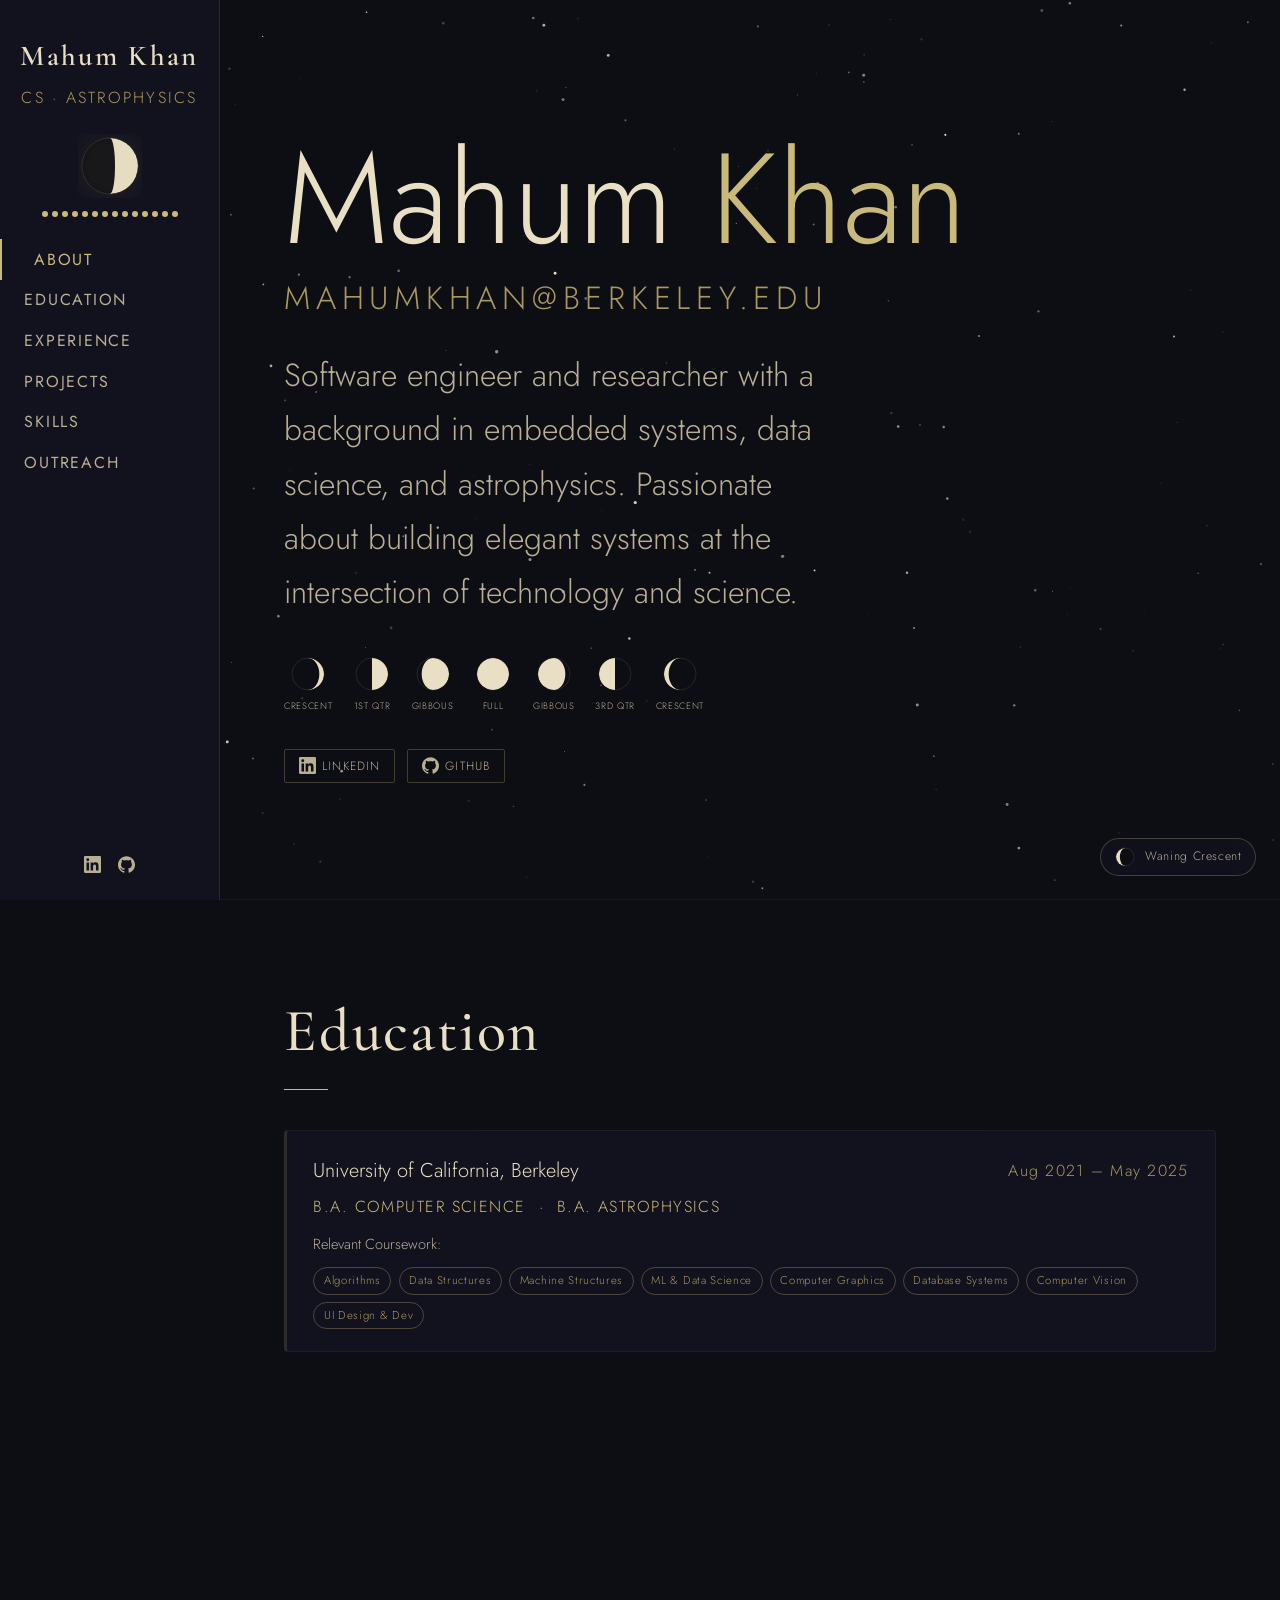
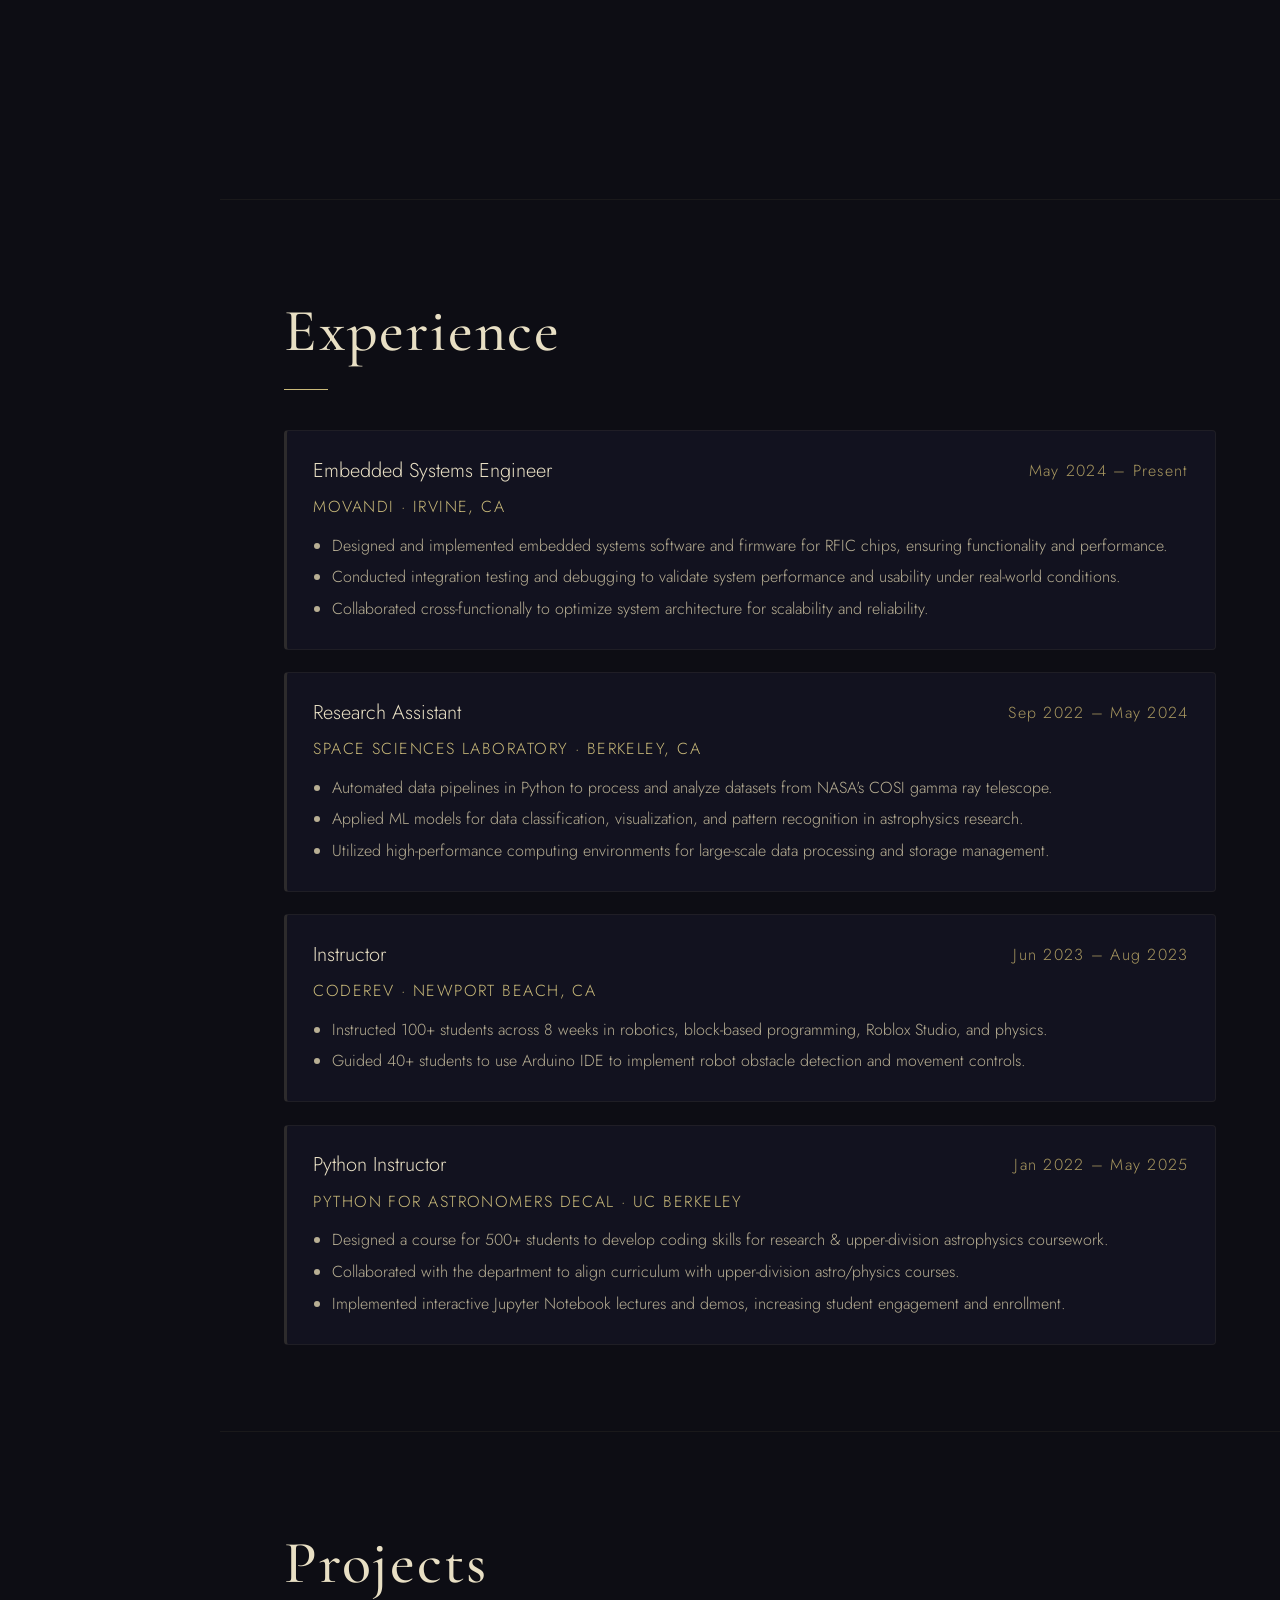
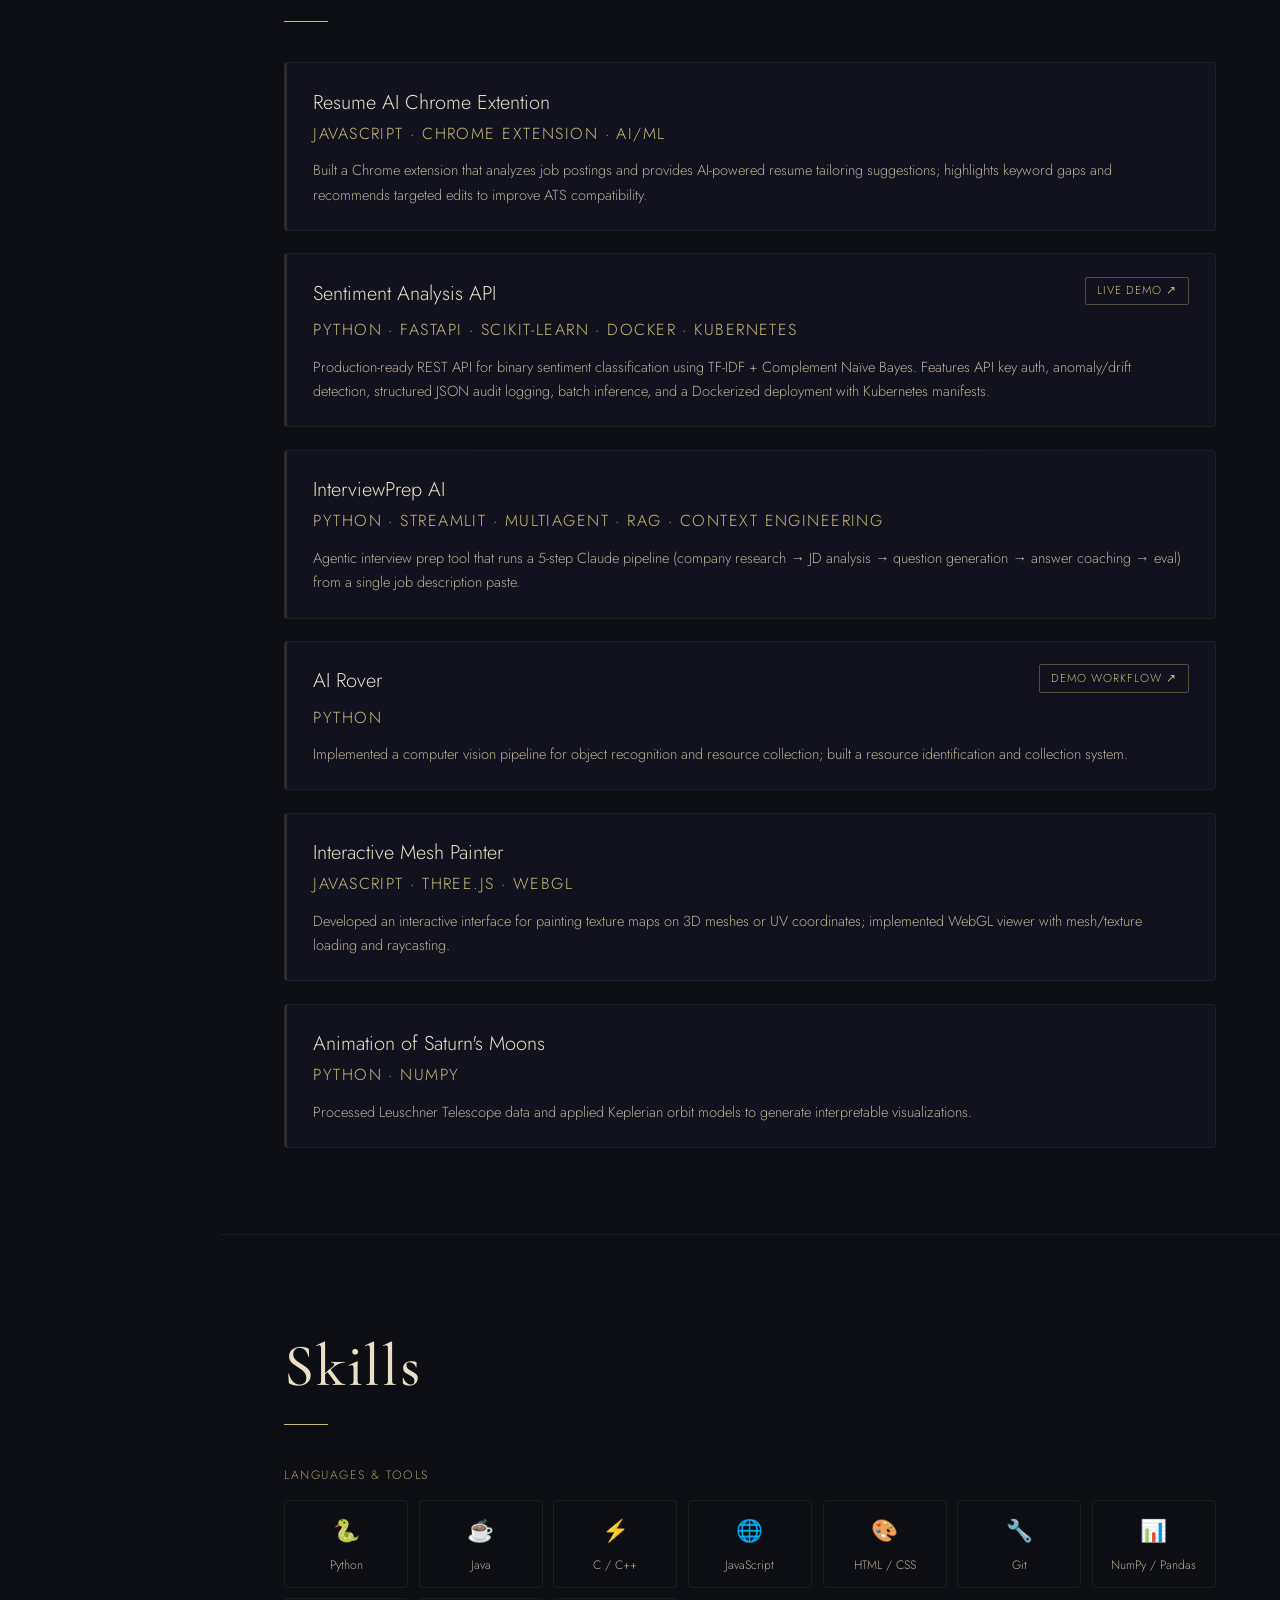
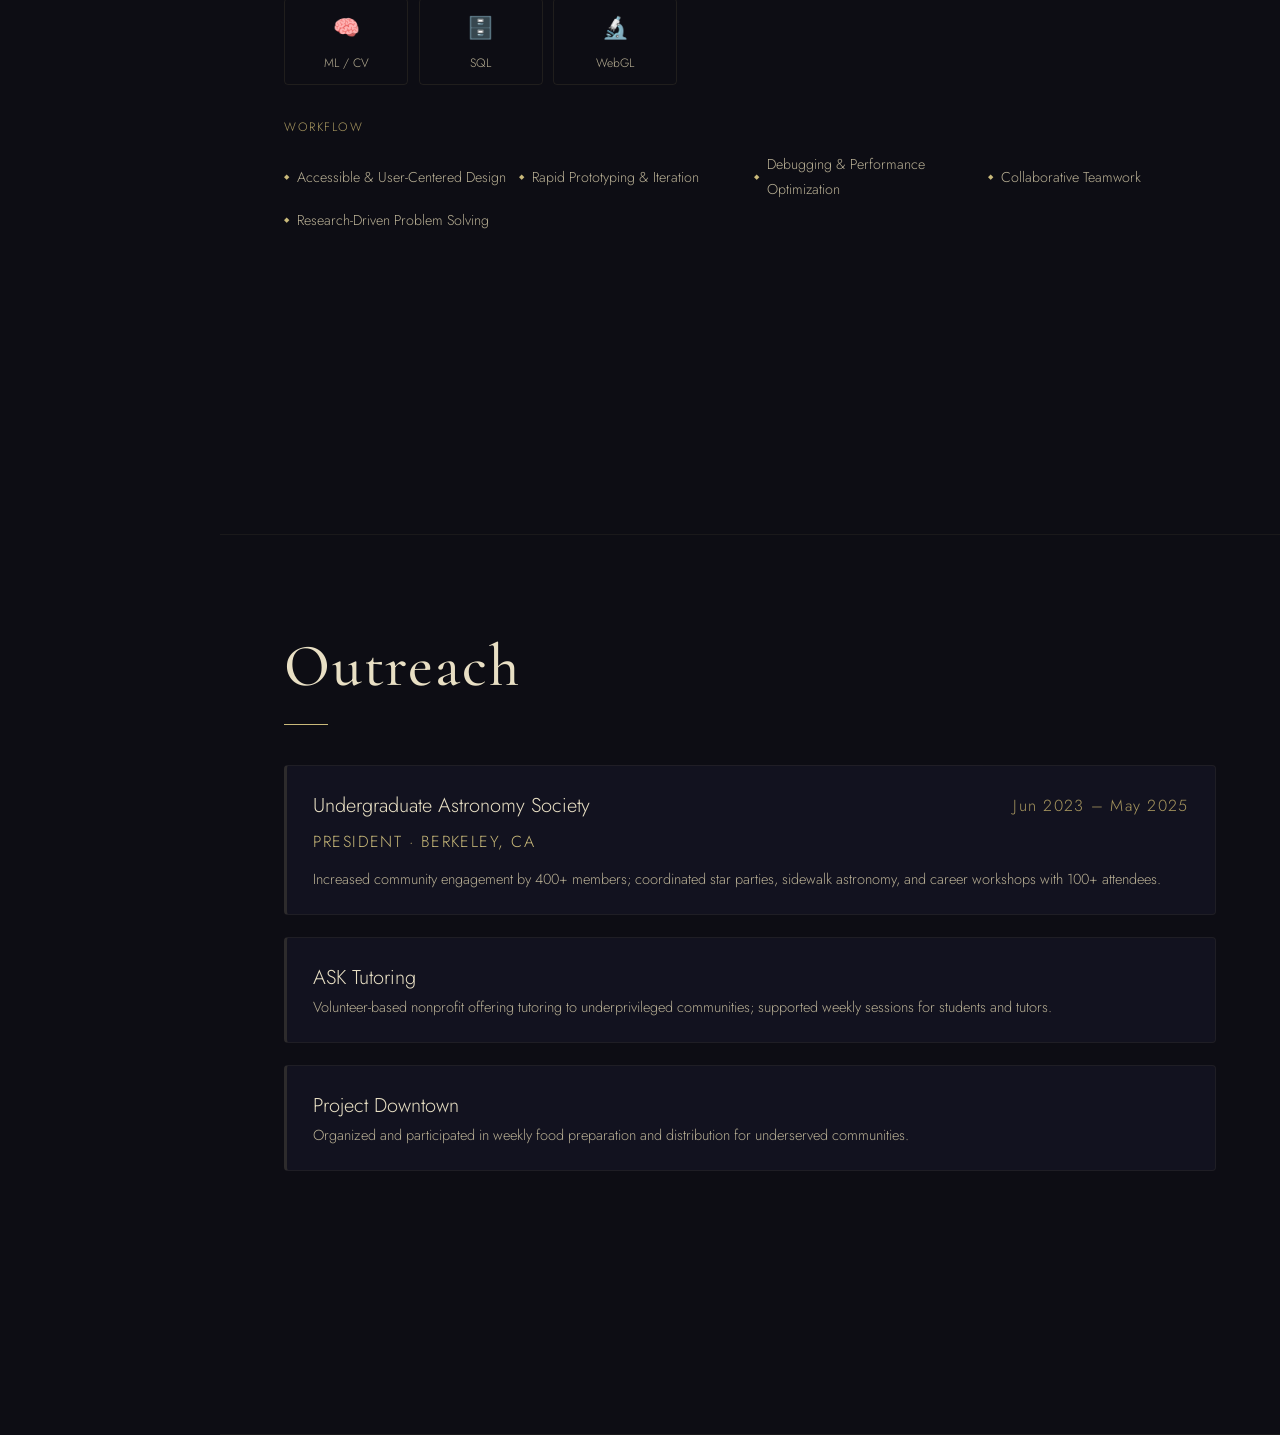
<file: index.html>
<!DOCTYPE html>
<html lang="en">
<head>
  <meta charset="utf-8">
  <meta name="viewport" content="width=device-width, initial-scale=1">
  <meta name="description" content="Mahum Khan — CS + Astrophysics, UC Berkeley">
  <title>My Space</title>
  <link rel="icon" href="data:image/svg+xml,<svg xmlns='http://www.w3.org/2000/svg' viewBox='0 0 100 100'><text y='.9em' font-size='90'>🌙</text></svg>">
  <link rel="preconnect" href="https://fonts.googleapis.com">
  <link rel="preconnect" href="https://fonts.gstatic.com" crossorigin>
  <link href="https://fonts.googleapis.com/css2?family=Cormorant+Garamond:ital,wght@0,300;0,400;0,500;0,600;0,700;1,400&family=Jost:wght@300;400;500;600&display=swap" rel="stylesheet">
  <style>
    *, *::before, *::after { box-sizing: border-box; margin: 0; padding: 0; }

    :root {
      --navy:      #0d0d14;
      --navy-mid:  #12121e;
      --navy-card: rgba(26,26,46,0.45);
      --gold:      #c9b97a;
      --gold-dim:  #a99860;
      --cream:     #e8dfc4;
      --cream-dim: #b8af94;
      --sidebar-w: 220px;
    }

    html { scroll-behavior: smooth; }

    body {
      background: var(--navy);
      color: var(--cream);
      font-family: 'Jost', sans-serif;
      font-weight: 300;
      line-height: 1.7;
      overflow-x: hidden;
    }

    h1, h2, h3, h4 {
      font-family: 'Cormorant Garamond', serif;
      font-weight: 500;
      letter-spacing: 0.03em;
    }

    a { color: var(--gold); text-decoration: none; transition: color 0.2s; }
    a:hover { color: var(--cream); }

    #starfield {
      position: fixed;
      inset: 0;
      z-index: 0;
      pointer-events: none;
    }

    #sidebar {
      position: fixed;
      left: 0; top: 0; bottom: 0;
      width: var(--sidebar-w);
      background: var(--navy-mid);
      border-right: 1px solid rgba(201,185,122,0.12);
      z-index: 10;
      display: flex;
      flex-direction: column;
      align-items: center;
      padding: 2rem 0 1.5rem;
    }

    #sidebar-name {
      font-family: 'Cormorant Garamond', serif;
      font-size: 1.8rem;
      font-weight: 600;
      color: var(--cream);
      letter-spacing: 0.08em;
      text-align: center;
      padding: 0 1rem;
      margin-bottom: 0.2rem;
    }

    #sidebar-sub {
      font-size: 1rem;
      color: var(--gold-dim);
      letter-spacing: 0.14em;
      text-transform: uppercase;
      text-align: center;
      padding: 0 1rem;
      margin-bottom: 1.4rem;
    }

    #moon-canvas {
      display: block;
      margin: 0 auto 0.8rem;
    }

    #phase-dots {
      display: flex;
      gap: 4px;
      margin-bottom: 1.4rem;
      flex-wrap: wrap;
      justify-content: center;
      padding: 0 1.2rem;
    }

    .phase-dot {
      width: 6px; height: 6px;
      border-radius: 50%;
      background: var(--gold);
    }

    #sidebar-nav { list-style: none; width: 100%; flex: 1; }

    #sidebar-nav li a {
      display: block;
      padding: 0.42rem 1.4rem;
      font-size: 1rem;
      font-weight: 400;
      letter-spacing: 0.11em;
      text-transform: uppercase;
      color: var(--cream-dim);
      border-left: 2px solid transparent;
      transition: color 0.25s, padding-left 0.25s, border-color 0.25s;
    }

    #sidebar-nav li a:hover,
    #sidebar-nav li a.active {
      color: var(--gold);
      padding-left: 2rem;
      border-left-color: var(--gold);
    }

    #sidebar-socials {
      display: flex;
      gap: 1.1rem;
      padding-top: 1rem;
    }

    #sidebar-socials a {
      color: var(--cream-dim);
      transition: color 0.2s, transform 0.2s;
    }
    #sidebar-socials a:hover { color: var(--gold); transform: translateY(-2px); }

    .icon-svg { width: 17px; height: 17px; fill: currentColor; vertical-align: middle; }

    #main { margin-left: var(--sidebar-w); position: relative; z-index: 1; }

    .section {
      min-height: 100vh;
      padding: 5rem 4rem 4rem;
      border-bottom: 1px solid rgba(201,185,122,0.07);
      opacity: 0;
      transform: translateY(28px);
      transition: opacity 0.7s ease, transform 0.7s ease;
    }
    .section.visible { opacity: 1; transform: none; }
    #about { opacity: 1; transform: none; }

    .section-title {
      font-size: 3.75rem;
      color: var(--cream);
      margin-bottom: 2.5rem;
    }
    .section-title::after {
      content: '';
      display: block;
      width: 44px; height: 1px;
      background: var(--gold);
      margin-top: 0.45rem;
    }

    #about {
      display: flex;
      flex-direction: column;
      justify-content: center;
    }

    .hero-name {
      font-size: 8rem;
      font-weight: 300;
      line-height: 1.05;
      color: var(--cream);
      margin-bottom: 0.3rem;
    }
    .hero-name span { color: var(--gold); }

    .hero-sub {
      font-size: 2rem;
      letter-spacing: 0.18em;
      text-transform: uppercase;
      color: var(--gold-dim);
      margin-bottom: 1.4rem;
    }

    .hero-bio {
      max-width: 540px;
      color: var(--cream-dim);
      margin-bottom: 2.2rem;
      font-size: 2rem;
    }

    .moon-phases-strip {
      display: flex;
      gap: 1.3rem;
      align-items: flex-end;
      margin-bottom: 2.2rem;
      flex-wrap: wrap;
    }

    .moon-phase-icon {
      display: flex;
      flex-direction: column;
      align-items: center;
      gap: 0.3rem;
    }

    .moon-phase-icon span {
      font-size: 0.58rem;
      letter-spacing: 0.07em;
      text-transform: uppercase;
      color: var(--cream-dim);
    }

    .hero-socials { display: flex; gap: 0.75rem; flex-wrap: wrap; }

    .hero-socials a {
      display: inline-flex;
      align-items: center;
      gap: 0.4rem;
      font-size: 0.75rem;
      letter-spacing: 0.1em;
      text-transform: uppercase;
      color: var(--cream-dim);
      border: 1px solid rgba(201,185,122,0.28);
      padding: 0.38rem 0.85rem;
      border-radius: 2px;
      transition: all 0.25s;
    }
    .hero-socials a:hover {
      color: var(--gold);
      border-color: var(--gold);
      background: rgba(201,185,122,0.06);
    }

    .card {
      background: var(--navy-card);
      border: 1px solid rgba(201,185,122,0.08);
      border-left: 3px solid rgba(201,185,122,0.15);
      border-radius: 4px;
      padding: 1.4rem 1.65rem;
      margin-bottom: 1.4rem;
      transition: border-left-color 0.35s, background 0.3s, transform 0.25s;
    }
    .card:hover {
      border-left-color: var(--gold);
      background: rgba(26,26,46,0.72);
      transform: translateX(4px);
    }

    .card-header {
      display: flex;
      justify-content: space-between;
      align-items: flex-start;
      flex-wrap: wrap;
      gap: 0.4rem;
      margin-bottom: 0.35rem;
    }

    .card-title { font-size: 1.25rem; color: var(--cream); }
    .card-title a { color: var(--cream); }
    .card-title a:hover { color: var(--gold); }

    .card-date {
      font-size: 1rem;
      letter-spacing: 0.08em;
      color: var(--gold-dim);
      white-space: nowrap;
      padding-top: 0.2rem;
    }

    .card-sub {
      font-size: 1rem;
      letter-spacing: 0.09em;
      text-transform: uppercase;
      color: var(--gold);
      margin-bottom: 0.7rem;
    }
    .card-sub a { color: var(--gold); }
    .card-sub a:hover { color: var(--cream); }

    .card ul {
      padding-left: 1.15rem;
      color: var(--cream-dim);
      font-size: 1rem;
    }
    .card ul li { margin-bottom: 0.28rem; }
    .card p { color: var(--cream-dim); font-size: 0.91rem; }

    .course-pills {
      display: flex;
      flex-wrap: wrap;
      gap: 0.45rem;
      margin-top: 0.7rem;
    }

    .pill {
      display: inline-block;
      padding: 0.18rem 0.6rem;
      border: 1px solid rgba(201,185,122,0.32);
      border-radius: 20px;
      font-size: 0.71rem;
      letter-spacing: 0.06em;
      color: var(--gold-dim);
      transition: all 0.2s;
    }
    .pill:hover {
      border-color: var(--gold);
      color: var(--cream);
      background: rgba(201,185,122,0.08);
    }

    .skills-label {
      font-size: 0.76rem;
      letter-spacing: 0.13em;
      text-transform: uppercase;
      color: var(--gold-dim);
      margin-bottom: 0.9rem;
    }

    .skills-grid {
      display: grid;
      grid-template-columns: repeat(auto-fill, minmax(110px, 1fr));
      gap: 0.65rem;
      margin-bottom: 2rem;
    }

    .skill-item {
      display: flex;
      flex-direction: column;
      align-items: center;
      gap: 0.35rem;
      padding: 0.7rem 0.5rem;
      border: 1px solid rgba(201,185,122,0.1);
      border-radius: 4px;
      font-size: 0.76rem;
      color: var(--cream-dim);
      text-align: center;
      transition: all 0.25s;
    }
    .skill-item:hover {
      border-color: rgba(201,185,122,0.38);
      color: var(--cream);
      background: rgba(201,185,122,0.05);
    }
    .skill-icon { font-size: 1.35rem; }

    .workflow-list {
      list-style: none;
      display: grid;
      grid-template-columns: repeat(auto-fill, minmax(195px, 1fr));
      gap: 0.45rem;
    }
    .workflow-list li {
      display: flex;
      align-items: center;
      gap: 0.5rem;
      color: var(--cream-dim);
      font-size: 0.89rem;
    }
    .workflow-list li::before {
      content: '◆';
      color: var(--gold);
      font-size: 0.45rem;
      flex-shrink: 0;
    }

    #moon-widget {
      position: fixed;
      bottom: 1.5rem;
      right: 1.5rem;
      z-index: 100;
      cursor: default;
    }

    #moon-widget-inner {
      background: rgba(18,18,30,0.92);
      border: 1px solid rgba(201,185,122,0.28);
      border-radius: 50px;
      padding: 0.45rem 0.85rem;
      display: flex;
      align-items: center;
      gap: 0.55rem;
      font-size: 0.76rem;
      color: var(--cream-dim);
      letter-spacing: 0.05em;
      backdrop-filter: blur(10px);
      transition: all 0.25s;
    }
    #moon-widget:hover #moon-widget-inner {
      border-color: var(--gold);
      color: var(--cream);
    }

    #moon-widget-tooltip {
      position: absolute;
      bottom: calc(100% + 8px);
      right: 0;
      background: rgba(18,18,30,0.97);
      border: 1px solid rgba(201,185,122,0.28);
      border-radius: 6px;
      padding: 0.6rem 0.85rem;
      font-size: 0.74rem;
      color: var(--cream);
      white-space: nowrap;
      line-height: 1.6;
      opacity: 0;
      pointer-events: none;
      transition: opacity 0.22s;
      letter-spacing: 0.04em;
      backdrop-filter: blur(10px);
    }
    #moon-widget:hover #moon-widget-tooltip { opacity: 1; }

    @media (max-width: 768px) {
      #sidebar {
        width: 100%;
        height: auto;
        position: relative;
        flex-direction: row;
        flex-wrap: wrap;
        justify-content: center;
        padding: 1rem;
        border-right: none;
        border-bottom: 1px solid rgba(201,185,122,0.12);
      }
      #main { margin-left: 0; }
      .section { padding: 3rem 1.5rem 2rem; }
      .hero-name { font-size: 2.8rem; }
      #moon-canvas, #phase-dots { display: none; }
    }
  </style>
</head>
<body>

<canvas id="starfield"></canvas>

<nav id="sidebar">
  <div id="sidebar-name">Mahum Khan</div>
  <div id="sidebar-sub">CS · Astrophysics </div>
  <canvas id="moon-canvas" width="64" height="64"></canvas>
  <div id="phase-dots"></div>
  <ul id="sidebar-nav">
    <li><a href="#about"      class="nav-link active">About</a></li>
    <li><a href="#education"  class="nav-link">Education</a></li>
    <li><a href="#experience" class="nav-link">Experience</a></li>
    <li><a href="#projects"   class="nav-link">Projects</a></li>
    <li><a href="#skills"     class="nav-link">Skills</a></li>
    <li><a href="#outreach"   class="nav-link">Outreach</a></li>
  </ul>
  <div id="sidebar-socials">
    <a href="https://www.linkedin.com/in/mahum-khan-7618191b5" target="_blank" aria-label="LinkedIn">
      <svg class="icon-svg" viewBox="0 0 24 24"><path d="M20.447 20.452h-3.554v-5.569c0-1.328-.027-3.037-1.852-3.037-1.853 0-2.136 1.445-2.136 2.939v5.667H9.351V9h3.414v1.561h.046c.477-.9 1.637-1.85 3.37-1.85 3.601 0 4.267 2.37 4.267 5.455v6.286zM5.337 7.433a2.062 2.062 0 01-2.063-2.065 2.064 2.064 0 112.063 2.065zm1.782 13.019H3.555V9h3.564v11.452zM22.225 0H1.771C.792 0 0 .774 0 1.729v20.542C0 23.227.792 24 1.771 24h20.451C23.2 24 24 23.227 24 22.271V1.729C24 .774 23.2 0 22.222 0h.003z"/></svg>
    </a>
    <a href="https://github.com/mahumkhan1" target="_blank" aria-label="GitHub">
      <svg class="icon-svg" viewBox="0 0 24 24"><path d="M12 .297c-6.63 0-12 5.373-12 12 0 5.303 3.438 9.8 8.205 11.385.6.113.82-.258.82-.577 0-.285-.01-1.04-.015-2.04-3.338.724-4.042-1.61-4.042-1.61C4.422 18.07 3.633 17.7 3.633 17.7c-1.087-.744.084-.729.084-.729 1.205.084 1.838 1.236 1.838 1.236 1.07 1.835 2.809 1.305 3.495.998.108-.776.417-1.305.76-1.605-2.665-.3-5.466-1.332-5.466-5.93 0-1.31.465-2.38 1.235-3.22-.135-.303-.54-1.523.105-3.176 0 0 1.005-.322 3.3 1.23.96-.267 1.98-.399 3-.405 1.02.006 2.04.138 3 .405 2.28-1.552 3.285-1.23 3.285-1.23.645 1.653.24 2.873.12 3.176.765.84 1.23 1.91 1.23 3.22 0 4.61-2.805 5.625-5.475 5.92.42.36.81 1.096.81 2.22 0 1.606-.015 2.896-.015 3.286 0 .315.21.69.825.57C20.565 22.092 24 17.592 24 12.297c0-6.627-5.373-12-12-12"/></svg>
    </a>
  </div>
</nav>

<main id="main">

  <section class="section" id="about">
    <div class="hero-name">Mahum <span>Khan</span></div>
    <div class="hero-sub">mahumkhan@berkeley.edu</div>
    <p class="hero-bio">
      Software engineer and researcher with a background in embedded systems, data science, and astrophysics. Passionate about building elegant systems at the intersection of technology and science.
    </p>
    <div class="moon-phases-strip" id="moon-phases-strip"></div>
    <div class="hero-socials">
      <a href="https://www.linkedin.com/in/mahum-khan-7618191b5" target="_blank">
        <svg class="icon-svg" viewBox="0 0 24 24"><path d="M20.447 20.452h-3.554v-5.569c0-1.328-.027-3.037-1.852-3.037-1.853 0-2.136 1.445-2.136 2.939v5.667H9.351V9h3.414v1.561h.046c.477-.9 1.637-1.85 3.37-1.85 3.601 0 4.267 2.37 4.267 5.455v6.286zM5.337 7.433a2.062 2.062 0 01-2.063-2.065 2.064 2.064 0 112.063 2.065zm1.782 13.019H3.555V9h3.564v11.452zM22.225 0H1.771C.792 0 0 .774 0 1.729v20.542C0 23.227.792 24 1.771 24h20.451C23.2 24 24 23.227 24 22.271V1.729C24 .774 23.2 0 22.222 0h.003z"/></svg>
        LinkedIn
      </a>
      <a href="https://github.com/mahumkhan1" target="_blank">
        <svg class="icon-svg" viewBox="0 0 24 24"><path d="M12 .297c-6.63 0-12 5.373-12 12 0 5.303 3.438 9.8 8.205 11.385.6.113.82-.258.82-.577 0-.285-.01-1.04-.015-2.04-3.338.724-4.042-1.61-4.042-1.61C4.422 18.07 3.633 17.7 3.633 17.7c-1.087-.744.084-.729.084-.729 1.205.084 1.838 1.236 1.838 1.236 1.07 1.835 2.809 1.305 3.495.998.108-.776.417-1.305.76-1.605-2.665-.3-5.466-1.332-5.466-5.93 0-1.31.465-2.38 1.235-3.22-.135-.303-.54-1.523.105-3.176 0 0 1.005-.322 3.3 1.23.96-.267 1.98-.399 3-.405 1.02.006 2.04.138 3 .405 2.28-1.552 3.285-1.23 3.285-1.23.645 1.653.24 2.873.12 3.176.765.84 1.23 1.91 1.23 3.22 0 4.61-2.805 5.625-5.475 5.92.42.36.81 1.096.81 2.22 0 1.606-.015 2.896-.015 3.286 0 .315.21.69.825.57C20.565 22.092 24 17.592 24 12.297c0-6.627-5.373-12-12-12"/></svg>
        GitHub
      </a>
    </div>
  </section>

  <section class="section" id="education">
    <h2 class="section-title">Education</h2>
    <div class="card">
      <div class="card-header">
        <div class="card-title">
          <a href="https://www.berkeley.edu" target="_blank" rel="noopener">University of California, Berkeley</a>
        </div>
        <div class="card-date">Aug 2021 – May 2025</div>
      </div>
      <div class="card-sub">B.A. Computer Science &nbsp;·&nbsp; B.A. Astrophysics</div>
      <p>Relevant Coursework:</p>
      <div class="course-pills">
        <a class="pill" href="https://cs170.org/" target="_blank" rel="noopener">Algorithms</a>
        <a class="pill" href="https://inst.eecs.berkeley.edu/~cs61b/" target="_blank" rel="noopener">Data Structures</a>
        <a class="pill" href="https://cs61c.org/" target="_blank" rel="noopener">Machine Structures</a>
        <a class="pill" href="https://eecs189.org/sp26/" target="_blank" rel="noopener">ML &amp; Data Science</a>
        <a class="pill" href="https://cs184.eecs.berkeley.edu/" target="_blank" rel="noopener">Computer Graphics</a>
        <a class="pill" href="https://cs186berkeley.net/" target="_blank" rel="noopener">Database Systems</a>
        <a class="pill" href="https://cs280.computer-vision.org/" target="_blank" rel="noopener">Computer Vision</a>
        <a class="pill" href="" target="_blank" rel="noopener">UI Design &amp; Dev</a>
      </div>
    </div>
  </section>

  <section class="section" id="experience">
    <h2 class="section-title">Experience</h2>

    <div class="card">
      <div class="card-header">
        <div class="card-title">Embedded Systems Engineer</div>
        <div class="card-date">May 2024 – Present</div>
      </div>
      <div class="card-sub"><a href="https://movandi.com/" target="_blank" rel="noopener">Movandi</a> · Irvine, CA</div>
      <ul>
        <li>Designed and implemented embedded systems software and firmware for RFIC chips, ensuring functionality and performance.</li>
        <li>Conducted integration testing and debugging to validate system performance and usability under real-world conditions.</li>
        <li>Collaborated cross-functionally to optimize system architecture for scalability and reliability.</li>
      </ul>
    </div>

    <div class="card">
      <div class="card-header">
        <div class="card-title">Research Assistant</div>
        <div class="card-date">Sep 2022 – May 2024</div>
      </div>
      <div class="card-sub"><a href="https://www.ssl.berkeley.edu/nasa-selects-gamma-ray-telescope-to-chart-milky-way-evolution/" target="_blank" rel="noopener">Space Sciences Laboratory</a> · Berkeley, CA</div>
      <ul>
        <li>Automated data pipelines in Python to process and analyze datasets from NASA's COSI gamma ray telescope.</li>
        <li>Applied ML models for data classification, visualization, and pattern recognition in astrophysics research.</li>
        <li>Utilized high-performance computing environments for large-scale data processing and storage management.</li>
      </ul>
    </div>

    <div class="card">
      <div class="card-header">
        <div class="card-title">Instructor</div>
        <div class="card-date">Jun 2023 – Aug 2023</div>
      </div>
      <div class="card-sub"><a href="https://www.coderevkids.com" target="_blank" rel="noopener">CodeREV</a> · Newport Beach, CA</div>
      <ul>
        <li>Instructed 100+ students across 8 weeks in robotics, block-based programming, Roblox Studio, and physics.</li>
        <li>Guided 40+ students to use Arduino IDE to implement robot obstacle detection and movement controls.</li>
      </ul>
    </div>

    <div class="card">
      <div class="card-header">
        <div class="card-title">Python Instructor</div>
        <div class="card-date">Jan 2022 – May 2025</div>
      </div>
      <div class="card-sub"><a href="https://pythondecal.github.io/curriculum.html" target="_blank" rel="noopener">Python for Astronomers DeCal</a> · UC Berkeley</div>
      <ul>
        <li>Designed a course for 500+ students to develop coding skills for research &amp; upper-division astrophysics coursework.</li>
        <li>Collaborated with the department to align curriculum with upper-division astro/physics courses.</li>
        <li>Implemented interactive Jupyter Notebook lectures and demos, increasing student engagement and enrollment.</li>
      </ul>
    </div>
  </section>

  <section class="section" id="projects">
    <h2 class="section-title">Projects</h2>

    <div class="card">
      <div class="card-title">
        <a href="https://github.com/mahumkhan1/resume-ai#" target="_blank" rel="noopener">Resume AI Chrome Extention</a>
      </div>
      <div class="card-sub">JavaScript · Chrome Extension · AI/ML</div>
      <p>Built a Chrome extension that analyzes job postings and provides AI-powered resume tailoring suggestions; highlights keyword gaps and recommends targeted edits to improve ATS compatibility.</p>
    </div>

    <div class="card">
      <div class="card-header">
        <div class="card-title">Sentiment Analysis API</div>
        <a href="demos/demo-sentiment-api/index.html" target="_blank" style="font-size:0.72rem;letter-spacing:0.09em;text-transform:uppercase;color:var(--gold);border:1px solid rgba(201,185,122,0.35);padding:0.22rem 0.65rem;border-radius:2px;white-space:nowrap;transition:all 0.2s;align-self:flex-start;" onmouseover="this.style.borderColor='var(--gold)';this.style.background='rgba(201,185,122,0.08)'" onmouseout="this.style.background=''">Live Demo ↗</a>
      </div>
      <div class="card-sub">Python · FastAPI · scikit-learn · Docker · Kubernetes</div>
      <p>Production-ready REST API for binary sentiment classification using TF-IDF + Complement Naïve Bayes. Features API key auth, anomaly/drift detection, structured JSON audit logging, batch inference, and a Dockerized deployment with Kubernetes manifests.</p>
    </div>

    <div class="card">
      <div class="card-title">
         <a href="https://github.com/mahumkhan1/InterviewPrep-AI" target="_blank" rel="noopener">InterviewPrep AI</a>
        <!-- <a href="demos/demo-sentiment-api/index.html" target="_blank" style="font-size:0.72rem;letter-spacing:0.09em;text-transform:uppercase;color:var(--gold);border:1px solid rgba(201,185,122,0.35);padding:0.22rem 0.65rem;border-radius:2px;white-space:nowrap;transition:all 0.2s;align-self:flex-start;" onmouseover="this.style.borderColor='var(--gold)';this.style.background='rgba(201,185,122,0.08)'" onmouseout="this.style.background=''">Live Demo ↗</a> -->
      </div>
      <div class="card-sub">Python · Streamlit · Multiagent · RAG · Context Engineering</div>
      <p>Agentic interview prep tool that runs a 5-step Claude pipeline (company research → JD analysis → question generation → answer coaching → eval) from a single job description paste.</p>
    </div>


    <div class="card">
      <div class="card-header">
        <div class="card-title">
          <a href="https://stac.studentorg.berkeley.edu/project/rover" target="_blank" rel="noopener">AI Rover</a>
        </div>
        <a href="demos/demo-ai-rover/index.html" target="_blank" style="font-size:0.72rem;letter-spacing:0.09em;text-transform:uppercase;color:var(--gold);border:1px solid rgba(201,185,122,0.35);padding:0.22rem 0.65rem;border-radius:2px;white-space:nowrap;transition:all 0.2s;align-self:flex-start;" onmouseover="this.style.borderColor='var(--gold)';this.style.background='rgba(201,185,122,0.08)'" onmouseout="this.style.background=''">Demo Workflow ↗</a>
      </div>
      <div class="card-sub">Python</div>
      <p>Implemented a computer vision pipeline for object recognition and resource collection; built a resource identification and collection system.</p>
    </div>

    <div class="card">
      <div class="card-title">
        <a href="https://beckyfeng08.github.io/subpages/cs184/finalproject/finalprojectpage.html" target="_blank" rel="noopener">Interactive Mesh Painter</a>
      </div>
      <div class="card-sub">JavaScript · Three.js · WebGL</div>
      <p>Developed an interactive interface for painting texture maps on 3D meshes or UV coordinates; implemented WebGL viewer with mesh/texture loading and raycasting.</p>
    </div>


    <div class="card">
      <div class="card-title">
        <a href="https://tinyurl.com/sarturnsmoonanimation" target="_blank" rel="noopener">Animation of Saturn's Moons</a>
      </div>
      <div class="card-sub">Python · NumPy</div>
      <p>Processed Leuschner Telescope data and applied Keplerian orbit models to generate interpretable visualizations.</p>
    </div>
  </section>

  <section class="section" id="skills">
    <h2 class="section-title">Skills</h2>
    <div class="skills-label">Languages &amp; Tools</div>
    <div class="skills-grid">
      <div class="skill-item"><span class="skill-icon">🐍</span>Python</div>
      <div class="skill-item"><span class="skill-icon">☕</span>Java</div>
      <div class="skill-item"><span class="skill-icon">⚡</span>C / C++</div>
      <div class="skill-item"><span class="skill-icon">🌐</span>JavaScript</div>
      <div class="skill-item"><span class="skill-icon">🎨</span>HTML / CSS</div>
      <div class="skill-item"><span class="skill-icon">🔧</span>Git</div>
      <div class="skill-item"><span class="skill-icon">📊</span>NumPy / Pandas</div>
      <div class="skill-item"><span class="skill-icon">🧠</span>ML / CV</div>
      <div class="skill-item"><span class="skill-icon">🗄️</span>SQL</div>
      <div class="skill-item"><span class="skill-icon">🔬</span>WebGL</div>
    </div>
    <div class="skills-label" style="margin-top:1.5rem;">Workflow</div>
    <ul class="workflow-list">
      <li>Accessible &amp; User-Centered Design</li>
      <li>Rapid Prototyping &amp; Iteration</li>
      <li>Debugging &amp; Performance Optimization</li>
      <li>Collaborative Teamwork</li>
      <li>Research-Driven Problem Solving</li>
    </ul>
  </section>

  <section class="section" id="outreach">
    <h2 class="section-title">Outreach</h2>

    <div class="card">
      <div class="card-header">
        <div class="card-title">
          <a href="https://uas.astro.berkeley.edu/" target="_blank" rel="noopener">Undergraduate Astronomy Society</a>
        </div>
        <div class="card-date">Jun 2023 – May 2025</div>
      </div>
      <div class="card-sub">President · Berkeley, CA</div>
      <p>Increased community engagement by 400+ members; coordinated star parties, sidewalk astronomy, and career workshops with 100+ attendees.</p>
    </div>

    <div class="card">
      <div class="card-title">
        <a href="https://asktutoring.org/" target="_blank" rel="noopener">ASK Tutoring</a>
      </div>
      <p>Volunteer-based nonprofit offering tutoring to underprivileged communities; supported weekly sessions for students and tutors.</p>
    </div>

    <div class="card">
      <div class="card-title">
        <a href="https://projectdowntown.org/" target="_blank" rel="noopener">Project Downtown</a>
      </div>
      <p>Organized and participated in weekly food preparation and distribution for underserved communities.</p>
    </div>
  </section>

</main>

<div id="moon-widget">
  <div id="moon-widget-inner">
    <canvas id="widget-moon" width="22" height="22"></canvas>
    <span id="widget-phase-name">—</span>
  </div>
  <div id="moon-widget-tooltip">
    <div id="widget-tooltip-content"></div>
  </div>
</div>

<script>
const SYNODIC = 29.53058867;
const KNOWN_NEW_MOON_MS = new Date('2000-01-06T18:14:00Z').getTime();

function getMoonPhase(date) {
  const elapsed = (date.getTime() - KNOWN_NEW_MOON_MS) / 86400000;
  const age = ((elapsed % SYNODIC) + SYNODIC) % SYNODIC;
  const illumination = (1 - Math.cos(2 * Math.PI * age / SYNODIC)) / 2;
  return { age, illumination };
}

function getPhaseName(age) {
  const p = age / SYNODIC;
  if (p < 0.025 || p >= 0.975) return 'New Moon';
  if (p < 0.25)  return 'Waxing Crescent';
  if (p < 0.275) return 'First Quarter';
  if (p < 0.5)   return 'Waxing Gibbous';
  if (p < 0.525) return 'Full Moon';
  if (p < 0.75)  return 'Waning Gibbous';
  if (p < 0.775) return 'Last Quarter';
  return 'Waning Crescent';
}

const todayPhase = getMoonPhase(new Date());

function drawMoon(ctx, cx, cy, r, age, glow) {
  const W = ctx.canvas.width, H = ctx.canvas.height;
  ctx.clearRect(0, 0, W, H);
  const p   = age / SYNODIC;
  const phi = p * 2 * Math.PI;
  const LIGHT = '#e8dfc4';
  const DARK  = '#0d0d14';

  ctx.beginPath();
  ctx.arc(cx, cy, r, 0, 2 * Math.PI);
  ctx.fillStyle = DARK;
  ctx.fill();

  function halfFill(side, color, shapeIsEllipse, xR) {
    ctx.save();
    ctx.beginPath();
    ctx.arc(cx, cy, r, 0, 2 * Math.PI);
    ctx.clip();
    ctx.beginPath();
    if (side === 'right') ctx.rect(cx,         cy - r - 1, r + 2, 2 * r + 2);
    else                  ctx.rect(cx - r - 2, cy - r - 1, r + 2, 2 * r + 2);
    ctx.clip();
    ctx.beginPath();
    if (shapeIsEllipse) ctx.ellipse(cx, cy, xR, r, 0, 0, 2 * Math.PI);
    else                ctx.arc(cx, cy, r, 0, 2 * Math.PI);
    ctx.fillStyle = color;
    ctx.fill();
    ctx.restore();
  }

  if (p >= 0.99 || p <= 0.01) {
    // new moon
  } else if (p <= 0.5) {
    halfFill('right', LIGHT, false, 0);
    if (p < 0.25) {
      const xR = Math.cos(phi) * r;
      if (xR > 0.5) halfFill('right', DARK, true, xR);
    } else if (p > 0.25) {
      const xR = -Math.cos(phi) * r;
      if (xR > 0.5) halfFill('left', LIGHT, true, xR);
    }
  } else {
    halfFill('left', LIGHT, false, 0);
    if (p < 0.75) {
      const xR = -Math.cos(phi) * r;
      if (xR > 0.5) halfFill('right', LIGHT, true, xR);
    } else if (p > 0.75) {
      const xR = Math.cos(phi) * r;
      if (xR > 0.5) halfFill('left', DARK, true, xR);
    }
  }

  if (glow) {
    const illum = (1 - Math.cos(phi)) / 2;
    if (illum > 0.08) {
      const grad = ctx.createRadialGradient(cx, cy, r * 0.75, cx, cy, r * 1.7);
      grad.addColorStop(0, `rgba(201,185,122,${0.14 * illum})`);
      grad.addColorStop(1, 'rgba(201,185,122,0)');
      ctx.beginPath();
      ctx.arc(cx, cy, r * 1.7, 0, 2 * Math.PI);
      ctx.fillStyle = grad;
      ctx.fill();
    }
  }

  ctx.beginPath();
  ctx.arc(cx, cy, r, 0, 2 * Math.PI);
  ctx.strokeStyle = 'rgba(201,185,122,0.25)';
  ctx.lineWidth = 0.6;
  ctx.stroke();
}

const navCtx = document.getElementById('moon-canvas').getContext('2d');
let displayAge = todayPhase.age;
let targetAge  = todayPhase.age;
let rafPending = false;

function animNavMoon() {
  const diff = targetAge - displayAge;
  if (Math.abs(diff) < 0.02) { displayAge = targetAge; rafPending = false; }
  else { displayAge += diff * 0.08; requestAnimationFrame(animNavMoon); }
  drawMoon(navCtx, 32, 32, 28, displayAge, true);
}

function setNavAge(age) {
  targetAge = age;
  if (!rafPending) { rafPending = true; requestAnimationFrame(animNavMoon); }
}

drawMoon(navCtx, 32, 32, 28, todayPhase.age, true);

(function() {
  const wrap = document.getElementById('phase-dots');
  for (let i = 0; i < 14; i++) {
    const d = document.createElement('div');
    d.className = 'phase-dot';
    wrap.appendChild(d);
  }
})();

const wCtx = document.getElementById('widget-moon').getContext('2d');
drawMoon(wCtx, 11, 11, 9, todayPhase.age, false);
const pName = getPhaseName(todayPhase.age);
document.getElementById('widget-phase-name').textContent = pName;
document.getElementById('widget-tooltip-content').innerHTML =
  '<strong>' + pName + '</strong><br>' +
  'Illumination: ' + Math.round(todayPhase.illumination * 100) + '%<br>' +
  'Age: ' + todayPhase.age.toFixed(1) + ' days';

(function() {
  const phases = [
    { label: 'Crescent',  age: SYNODIC * 0.125 },
    { label: '1st Qtr',   age: SYNODIC * 0.25  },
    { label: 'Gibbous',   age: SYNODIC * 0.375 },
    { label: 'Full',      age: SYNODIC * 0.5   },
    { label: 'Gibbous',   age: SYNODIC * 0.625 },
    { label: '3rd Qtr',   age: SYNODIC * 0.75  },
    { label: 'Crescent',  age: SYNODIC * 0.875 },
  ];
  const strip = document.getElementById('moon-phases-strip');
  phases.forEach(ph => {
    const wrap = document.createElement('div');
    wrap.className = 'moon-phase-icon';
    const c = document.createElement('canvas');
    c.width = 38; c.height = 38;
    drawMoon(c.getContext('2d'), 19, 19, 16, ph.age, false);
    const lbl = document.createElement('span');
    lbl.textContent = ph.label;
    wrap.appendChild(c);
    wrap.appendChild(lbl);
    strip.appendChild(wrap);
  });
})();

window.addEventListener('scroll', () => {
  const max = document.body.scrollHeight - window.innerHeight;
  const ratio = max > 0 ? window.scrollY / max : 0;
  setNavAge(ratio * SYNODIC);
}, { passive: true });

const sf = document.getElementById('starfield');
const sc = sf.getContext('2d');
let stars = [];

function resizeSf() { sf.width = window.innerWidth; sf.height = window.innerHeight; }

function mkStars() {
  stars = [];
  for (let i = 0; i < 200; i++) {
    const bright = Math.random() < 0.15;
    stars.push({
      x:      Math.random() * sf.width,
      y:      Math.random() * sf.height,
      r:      Math.random() * 1.2 + 0.3,
      min:    bright ? 0.05 : 0.1,
      max:    bright ? 1.0  : Math.random() * 0.5 + 0.4,
      period: (Math.random() * 3 + 1) * 1000,
      off:    Math.random() * Math.PI * 2,
    });
  }
}

function drawStars(t) {
  sc.clearRect(0, 0, sf.width, sf.height);
  stars.forEach(s => {
    const pulse = (1 - Math.cos((t / s.period) * Math.PI * 2 + s.off)) / 2;
    const a = s.min + (s.max - s.min) * pulse;
    const rr = s.r * (0.85 + 0.3 * pulse);
    sc.beginPath();
    sc.arc(s.x, s.y, rr, 0, Math.PI * 2);
    sc.fillStyle = 'rgba(232,223,196,' + a + ')';
    sc.fill();
  });
  requestAnimationFrame(drawStars);
}

resizeSf(); mkStars(); requestAnimationFrame(drawStars);
window.addEventListener('resize', () => { resizeSf(); mkStars(); });

const fadeObs = new IntersectionObserver(entries => {
  entries.forEach(e => { if (e.isIntersecting) e.target.classList.add('visible'); });
}, { threshold: 0.1 });
document.querySelectorAll('.section:not(#about)').forEach(s => fadeObs.observe(s));

const navLinks = document.querySelectorAll('#sidebar-nav .nav-link');
const navObs = new IntersectionObserver(entries => {
  entries.forEach(e => {
    if (e.isIntersecting) {
      navLinks.forEach(l => l.classList.remove('active'));
      const a = document.querySelector('#sidebar-nav a[href="#' + e.target.id + '"]');
      if (a) a.classList.add('active');
    }
  });
}, { threshold: 0.4 });
document.querySelectorAll('.section').forEach(s => navObs.observe(s));
</script>

</body>
</html>
</file>
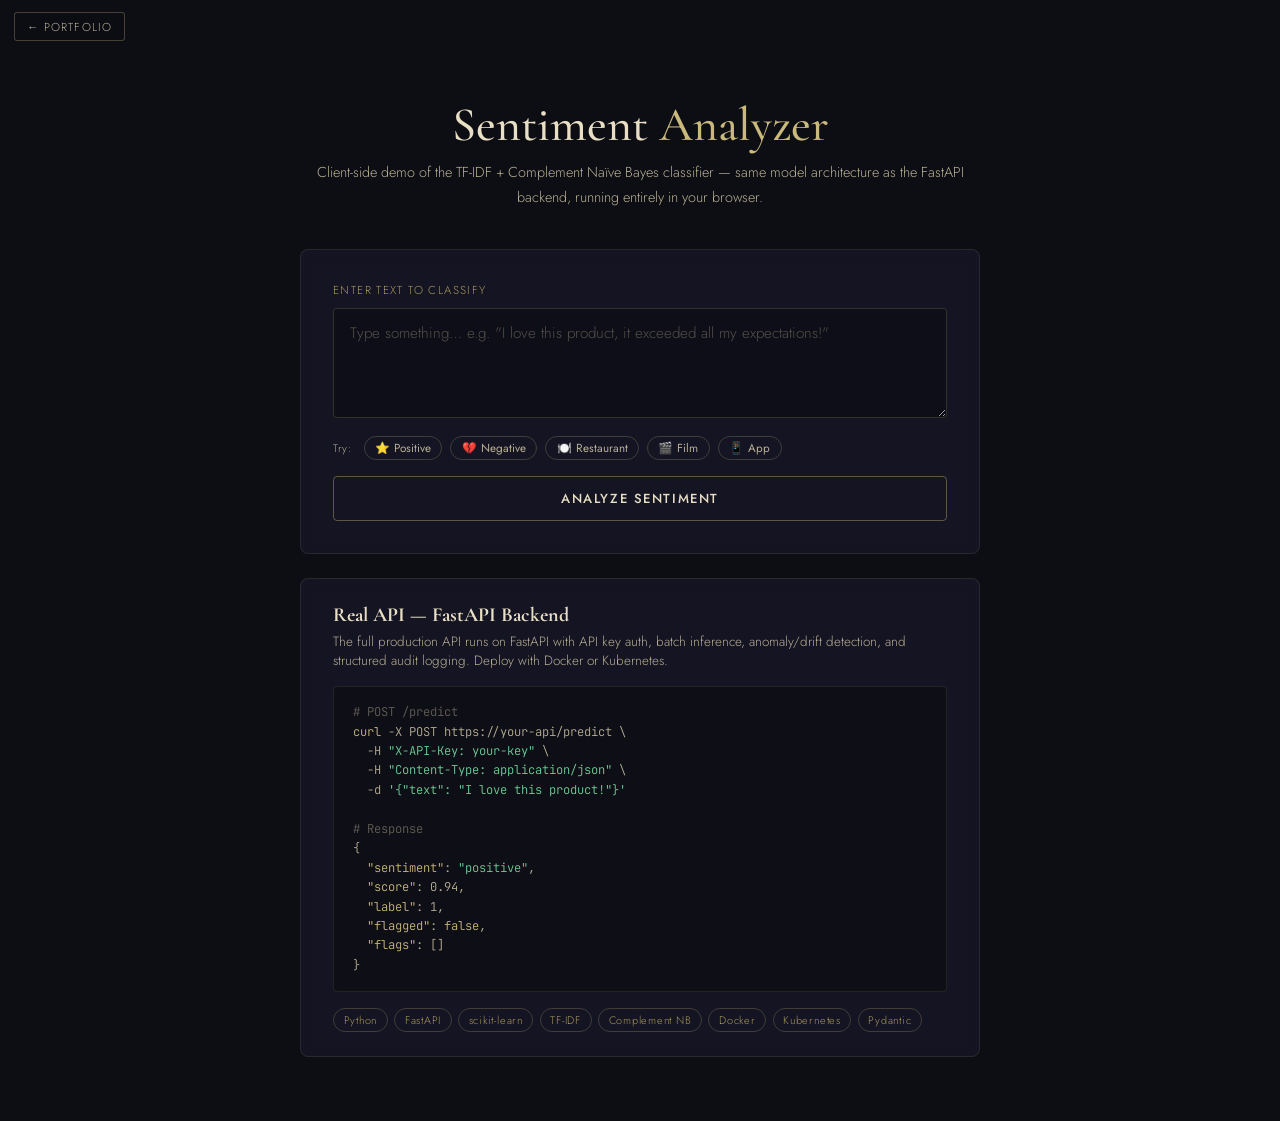
<file: demo-sentiment/index.html>
<!DOCTYPE html>
<html lang="en">
<head>
  <meta charset="utf-8">
  <meta name="viewport" content="width=device-width, initial-scale=1">
  <title>Sentiment API Demo — Mahum Khan</title>
  <link rel="preconnect" href="https://fonts.googleapis.com">
  <link rel="preconnect" href="https://fonts.gstatic.com" crossorigin>
  <link href="https://fonts.googleapis.com/css2?family=Cormorant+Garamond:wght@400;500;600&family=Jost:wght@300;400;500;600&family=JetBrains+Mono:wght@400;500&display=swap" rel="stylesheet">
  <link rel="icon" href="data:image/svg+xml,<svg xmlns='http://www.w3.org/2000/svg' viewBox='0 0 100 100'><text y='.9em' font-size='90'>🧠</text></svg>">
  <style>
    *, *::before, *::after { box-sizing: border-box; margin: 0; padding: 0; }

    :root {
      --navy:   #0d0d14;
      --mid:    #12121e;
      --card:   rgba(26,26,46,0.6);
      --gold:   #c9b97a;
      --gold-d: #a99860;
      --cream:  #e8dfc4;
      --cream-d:#b8af94;
      --pos:    #6fcf97;
      --neg:    #eb5757;
    }

    html { scroll-behavior: smooth; }
    body {
      background: var(--navy);
      color: var(--cream);
      font-family: 'Jost', sans-serif;
      font-weight: 300;
      min-height: 100vh;
      display: flex;
      flex-direction: column;
      align-items: center;
      padding: 0 1rem 4rem;
    }

    /* ── Back link ── */
    #back-link {
      position: fixed;
      top: 12px; left: 14px;
      z-index: 999;
      font-size: 0.72rem;
      letter-spacing: 0.1em;
      text-transform: uppercase;
      color: var(--cream-d);
      background: rgba(13,13,20,0.88);
      border: 1px solid rgba(201,185,122,0.3);
      padding: 0.35rem 0.75rem;
      border-radius: 3px;
      text-decoration: none;
      backdrop-filter: blur(6px);
      transition: border-color 0.2s, color 0.2s;
    }
    #back-link:hover { border-color: var(--gold); color: var(--gold); }

    /* ── Header ── */
    header {
      text-align: center;
      padding: 6rem 1rem 2.5rem;
      max-width: 680px;
    }
    header h1 {
      font-family: 'Cormorant Garamond', serif;
      font-size: 3rem;
      font-weight: 500;
      color: var(--cream);
      margin-bottom: 0.4rem;
    }
    header h1 span { color: var(--gold); }
    header p {
      font-size: 0.9rem;
      color: var(--cream-d);
      line-height: 1.7;
    }

    /* ── Main card ── */
    .demo-card {
      width: 100%;
      max-width: 680px;
      background: var(--card);
      border: 1px solid rgba(201,185,122,0.12);
      border-radius: 8px;
      padding: 2rem;
      margin-bottom: 1.5rem;
      backdrop-filter: blur(8px);
    }

    /* ── Textarea ── */
    .input-label {
      font-size: 0.72rem;
      letter-spacing: 0.12em;
      text-transform: uppercase;
      color: var(--gold-d);
      margin-bottom: 0.6rem;
      display: block;
    }

    textarea {
      width: 100%;
      min-height: 110px;
      background: rgba(13,13,20,0.7);
      border: 1px solid rgba(201,185,122,0.2);
      border-radius: 4px;
      color: var(--cream);
      font-family: 'Jost', sans-serif;
      font-size: 0.95rem;
      font-weight: 300;
      line-height: 1.6;
      padding: 0.75rem 1rem;
      resize: vertical;
      outline: none;
      transition: border-color 0.2s;
    }
    textarea:focus { border-color: var(--gold); }
    textarea::placeholder { color: rgba(184,175,148,0.4); }

    /* ── Example pills ── */
    .examples {
      display: flex;
      flex-wrap: wrap;
      gap: 0.5rem;
      margin-top: 0.75rem;
    }
    .examples span {
      font-size: 0.68rem;
      letter-spacing: 0.06em;
      color: var(--cream-d);
      margin-right: 0.25rem;
      align-self: center;
    }
    .ex-pill {
      font-size: 0.73rem;
      padding: 0.2rem 0.65rem;
      border: 1px solid rgba(201,185,122,0.25);
      border-radius: 20px;
      color: var(--cream-d);
      cursor: pointer;
      background: none;
      font-family: 'Jost', sans-serif;
      transition: all 0.18s;
    }
    .ex-pill:hover { border-color: var(--gold); color: var(--cream); background: rgba(201,185,122,0.07); }

    /* ── Analyze button ── */
    #analyze-btn {
      width: 100%;
      margin-top: 1rem;
      padding: 0.75rem;
      background: none;
      border: 1px solid rgba(201,185,122,0.4);
      border-radius: 4px;
      color: var(--cream);
      font-family: 'Jost', sans-serif;
      font-size: 0.82rem;
      font-weight: 500;
      letter-spacing: 0.12em;
      text-transform: uppercase;
      cursor: pointer;
      transition: all 0.25s;
    }
    #analyze-btn:hover { background: rgba(201,185,122,0.1); border-color: var(--gold); color: var(--gold); }
    #analyze-btn:disabled { opacity: 0.4; cursor: default; }

    /* ── Result ── */
    #result {
      display: none;
      margin-top: 1.5rem;
      border-top: 1px solid rgba(201,185,122,0.1);
      padding-top: 1.5rem;
    }

    .result-row {
      display: flex;
      align-items: center;
      gap: 1rem;
      margin-bottom: 1.2rem;
    }

    .sentiment-badge {
      font-family: 'Cormorant Garamond', serif;
      font-size: 1.75rem;
      font-weight: 600;
      letter-spacing: 0.04em;
      padding: 0.2rem 1rem;
      border-radius: 4px;
    }
    .sentiment-badge.positive { color: var(--pos); border: 1px solid rgba(111,207,151,0.35); background: rgba(111,207,151,0.08); }
    .sentiment-badge.negative { color: var(--neg); border: 1px solid rgba(235,87,87,0.35); background: rgba(235,87,87,0.08); }

    .score-info { flex: 1; }
    .score-label {
      font-size: 0.68rem;
      letter-spacing: 0.1em;
      text-transform: uppercase;
      color: var(--gold-d);
      margin-bottom: 0.3rem;
    }

    /* Confidence bar */
    .conf-bar-wrap {
      background: rgba(255,255,255,0.06);
      border-radius: 4px;
      height: 6px;
      overflow: hidden;
    }
    .conf-bar {
      height: 100%;
      border-radius: 4px;
      transition: width 0.6s cubic-bezier(0.34,1.56,0.64,1);
    }
    .conf-bar.positive { background: var(--pos); }
    .conf-bar.negative { background: var(--neg); }

    .conf-pct {
      font-size: 0.8rem;
      font-weight: 500;
      margin-top: 0.3rem;
    }
    .conf-pct.positive { color: var(--pos); }
    .conf-pct.negative { color: var(--neg); }

    /* Token highlights */
    .highlights-label {
      font-size: 0.68rem;
      letter-spacing: 0.1em;
      text-transform: uppercase;
      color: var(--gold-d);
      margin-bottom: 0.5rem;
    }
    .token-wrap { display: flex; flex-wrap: wrap; gap: 0.4rem; }
    .token {
      font-size: 0.78rem;
      padding: 0.18rem 0.55rem;
      border-radius: 3px;
      font-family: 'JetBrains Mono', monospace;
    }
    .token.pos { background: rgba(111,207,151,0.12); color: var(--pos); border: 1px solid rgba(111,207,151,0.25); }
    .token.neg { background: rgba(235,87,87,0.12);  color: var(--neg); border: 1px solid rgba(235,87,87,0.25); }
    .token.neu { background: rgba(184,175,148,0.07); color: var(--cream-d); border: 1px solid rgba(184,175,148,0.15); }

    /* ── API panel ── */
    .api-card {
      width: 100%;
      max-width: 680px;
      background: var(--card);
      border: 1px solid rgba(201,185,122,0.12);
      border-radius: 8px;
      padding: 1.5rem 2rem;
      backdrop-filter: blur(8px);
    }

    .api-card h3 {
      font-family: 'Cormorant Garamond', serif;
      font-size: 1.25rem;
      color: var(--cream);
      margin-bottom: 0.3rem;
    }
    .api-card p {
      font-size: 0.84rem;
      color: var(--cream-d);
      margin-bottom: 1rem;
    }

    pre {
      background: rgba(13,13,20,0.8);
      border: 1px solid rgba(201,185,122,0.12);
      border-radius: 4px;
      padding: 1rem 1.2rem;
      font-family: 'JetBrains Mono', monospace;
      font-size: 0.76rem;
      color: var(--cream-d);
      overflow-x: auto;
      line-height: 1.6;
      margin-bottom: 0.75rem;
    }
    .kw { color: var(--gold); }
    .st { color: var(--pos); }
    .cm { color: rgba(184,175,148,0.5); }

    .tech-pills { display: flex; flex-wrap: wrap; gap: 0.4rem; margin-top: 1rem; }
    .tech-pill {
      font-size: 0.68rem;
      letter-spacing: 0.07em;
      padding: 0.18rem 0.6rem;
      border: 1px solid rgba(201,185,122,0.25);
      border-radius: 20px;
      color: var(--gold-d);
    }
  </style>
</head>
<body>

<a id="back-link" href="../index.html">← Portfolio</a>

<header>
  <h1>Sentiment <span>Analyzer</span></h1>
  <p>Client-side demo of the TF-IDF + Complement Naïve Bayes classifier — same model architecture as the FastAPI backend, running entirely in your browser.</p>
</header>

<!-- Demo card -->
<div class="demo-card">
  <label class="input-label" for="text-input">Enter text to classify</label>
  <textarea id="text-input" placeholder="Type something… e.g. &quot;I love this product, it exceeded all my expectations!&quot;"></textarea>

  <div class="examples">
    <span>Try:</span>
    <button class="ex-pill" onclick="setExample('I absolutely love this — exceeded all my expectations!')">⭐ Positive</button>
    <button class="ex-pill" onclick="setExample('Terrible quality, broke within a week. Complete waste of money.')">💔 Negative</button>
    <button class="ex-pill" onclick="setExample('The food was cold and the service was incredibly rude.')">🍽️ Restaurant</button>
    <button class="ex-pill" onclick="setExample('Brilliant storytelling and outstanding performances. A masterpiece.')">🎬 Film</button>
    <button class="ex-pill" onclick="setExample('The app crashes constantly and loses all my data. Uninstalled.')">📱 App</button>
  </div>

  <button id="analyze-btn" onclick="analyze()">Analyze Sentiment</button>

  <!-- Result -->
  <div id="result">
    <div class="result-row">
      <div class="sentiment-badge" id="badge"></div>
      <div class="score-info">
        <div class="score-label">Confidence</div>
        <div class="conf-bar-wrap"><div class="conf-bar" id="conf-bar"></div></div>
        <div class="conf-pct" id="conf-pct"></div>
      </div>
    </div>
    <div class="highlights-label">Token signals</div>
    <div class="token-wrap" id="tokens"></div>
  </div>
</div>

<!-- API showcase -->
<div class="api-card">
  <h3>Real API — FastAPI Backend</h3>
  <p>The full production API runs on FastAPI with API key auth, batch inference, anomaly/drift detection, and structured audit logging. Deploy with Docker or Kubernetes.</p>
  <pre><span class="cm"># POST /predict</span>
<span class="kw">curl</span> -X POST https://your-api/predict \
  -H <span class="st">"X-API-Key: your-key"</span> \
  -H <span class="st">"Content-Type: application/json"</span> \
  -d <span class="st">'{"text": "I love this product!"}'</span>

<span class="cm"># Response</span>
{
  <span class="kw">"sentiment"</span>: <span class="st">"positive"</span>,
  <span class="kw">"score"</span>: 0.94,
  <span class="kw">"label"</span>: 1,
  <span class="kw">"flagged"</span>: <span class="kw">false</span>,
  <span class="kw">"flags"</span>: []
}</pre>
  <div class="tech-pills">
    <span class="tech-pill">Python</span>
    <span class="tech-pill">FastAPI</span>
    <span class="tech-pill">scikit-learn</span>
    <span class="tech-pill">TF-IDF</span>
    <span class="tech-pill">Complement NB</span>
    <span class="tech-pill">Docker</span>
    <span class="tech-pill">Kubernetes</span>
    <span class="tech-pill">Pydantic</span>
  </div>
</div>

<script>
// ── Sentiment model — TF-IDF inspired unigram+bigram scorer ───────────────────
// Weights derived from the training corpus in train.py.
// Positive words → positive score, negative → negative score.

const POS_TERMS = [
  // strong positive unigrams
  "love","loved","amazing","excellent","fantastic","wonderful","brilliant","outstanding",
  "perfect","superb","exceptional","great","good","best","awesome","incredible","phenomenal",
  "delightful","impressed","happy","pleased","satisfied","recommend","recommend","joy",
  "joyful","glad","grateful","excited","thrilled","delighted","enjoy","enjoyed","beautiful",
  "stunning","magnificent","marvelous","splendid","terrific","glorious","top","flawless",
  "seamless","reliable","fast","smooth","clean","friendly","helpful","attentive","warm",
  "easy","intuitive","useful","valuable","worth","worthy","divine","heavenly","relaxing",
  "inspiring","uplifting","engaging","captivating","gripping","compelling","heartwarming",
  "memorable","indispensable","comprehensive","informative","effective","professional",
  "responsive","knowledgeable","resolved","exceeded","exceeded","surpassed","blew","charm",
  // strong positive bigrams
  "highly recommend","love it","love this","so happy","very happy","really happy",
  "works perfectly","works great","works well","great value","great experience",
  "best purchase","best ever","well made","well designed","well structured",
  "fast shipping","five stars","top notch","top quality","would recommend",
  "would buy again","buy again","will return","really good","so good","very good",
  "very impressed","truly excellent","truly wonderful","truly amazing",
  "changed my","makes life","so easy","so useful","so helpful",
];

const NEG_TERMS = [
  // strong negative unigrams
  "terrible","awful","horrible","dreadful","atrocious","appalling","disgusting","pathetic",
  "useless","worthless","garbage","trash","junk","scam","fraud","fake","broken","defective",
  "damaged","faulty","waste","regret","disappointed","disappointment","frustrating","frustrated",
  "annoying","annoyed","angry","upset","unhappy","miserable","hate","hated","hates","dislike",
  "worst","bad","poor","inferior","mediocre","subpar","slow","buggy","crash","crashes","crashing",
  "unreliable","overpriced","cheap","flimsy","filthy","dirty","rude","unfriendly","dismissive",
  "unhelpful","unprofessional","confusing","complicated","impossible","painful","boring","tedious",
  "dull","predictable","bland","tasteless","inedible","cold","stale","noisy","uncomfortable",
  "unresolved","ignored","delayed","late","missing","lost","never","nothing","never again",
  // strong negative bigrams
  "not recommend","do not buy","do not recommend","would not recommend","not worth",
  "waste of money","waste of time","waste of","complete waste","total waste",
  "does not work","doesn't work","did not work","didn't work","stopped working",
  "broke within","falls apart","fell apart","very disappointed","so disappointed",
  "deeply disappointed","not happy","very unhappy","not satisfied","very bad",
  "really bad","so bad","worst ever","never again","absolutely terrible","absolutely awful",
  "complete garbage","complete disaster","total disaster","arrived damaged","arrived broken",
  "not as described","cheaply made","poorly made","poorly designed","poorly written",
  "hard to follow","hard to use","hard to navigate","not user friendly",
  "gave up","walked out","forced myself","regret buying","regret purchasing",
];

// Build a flat lookup: term → sign (+1 or -1) and weight (bigrams weighted more)
const vocab = new Map();
for (const t of POS_TERMS) vocab.set(t, { sign: 1,  w: t.includes(' ') ? 2.2 : 1.0 });
for (const t of NEG_TERMS) vocab.set(t, { sign: -1, w: t.includes(' ') ? 2.2 : 1.0 });

function tokenize(text) {
  return text.toLowerCase().replace(/[^a-z0-9 ']/g, ' ').split(/\s+/).filter(Boolean);
}

function classify(text) {
  const lower = text.toLowerCase().replace(/[^a-z0-9 ']/g, ' ');
  const words = lower.split(/\s+/).filter(Boolean);

  // Build unigram + bigram tokens
  const tokens = [...words];
  for (let i = 0; i < words.length - 1; i++) tokens.push(words[i] + ' ' + words[i+1]);

  let score = 0;
  const hits = []; // { token, sign, w }

  for (const tok of tokens) {
    if (vocab.has(tok)) {
      const { sign, w } = vocab.get(tok);
      score += sign * w;
      // Only record unigrams for display (bigrams are duplicates of their parts)
      if (!tok.includes(' ') || !hits.some(h => tok.startsWith(h.token) || tok.endsWith(h.token))) {
        hits.push({ token: tok, sign, w });
      }
    }
  }

  // Normalise: sigmoid on raw score → probability
  const label = score >= 0 ? 1 : 0;
  const sentiment = label === 1 ? 'positive' : 'negative';

  // Confidence: map |score| to [0.5, 0.99] via tanh
  const rawConf = Math.tanh(Math.abs(score) / Math.max(words.length * 0.4, 1));
  const confidence = 0.5 + rawConf * 0.49;

  return { sentiment, label, confidence, score, hits, words };
}

// ── UI ─────────────────────────────────────────────────────────────────────────
function setExample(text) {
  document.getElementById('text-input').value = text;
  analyze();
}

function analyze() {
  const text = document.getElementById('text-input').value.trim();
  if (!text) return;

  const { sentiment, confidence, hits, words } = classify(text);
  const pct = Math.round(confidence * 100);
  const isPos = sentiment === 'positive';

  // Badge
  const badge = document.getElementById('badge');
  badge.textContent = isPos ? '▲ Positive' : '▼ Negative';
  badge.className = 'sentiment-badge ' + sentiment;

  // Confidence bar
  const bar = document.getElementById('conf-bar');
  bar.className = 'conf-bar ' + sentiment;
  bar.style.width = '0%';
  setTimeout(() => { bar.style.width = pct + '%'; }, 30);

  const pctEl = document.getElementById('conf-pct');
  pctEl.textContent = pct + '% confidence';
  pctEl.className = 'conf-pct ' + sentiment;

  // Token highlights — show all words, colour the ones with signal
  const hitSet = new Map(hits.map(h => [h.token, h.sign]));
  const tokenWrap = document.getElementById('tokens');
  tokenWrap.innerHTML = '';
  const shown = new Set();
  for (const w of words) {
    if (shown.has(w)) continue;
    shown.add(w);
    const span = document.createElement('span');
    span.textContent = w;
    const sign = hitSet.get(w);
    span.className = 'token ' + (sign === 1 ? 'pos' : sign === -1 ? 'neg' : 'neu');
    tokenWrap.appendChild(span);
  }

  document.getElementById('result').style.display = 'block';
}

// Allow Enter to submit (Shift+Enter for newline)
document.getElementById('text-input').addEventListener('keydown', e => {
  if (e.key === 'Enter' && !e.shiftKey) { e.preventDefault(); analyze(); }
});
</script>

</body>
</html>
</file>
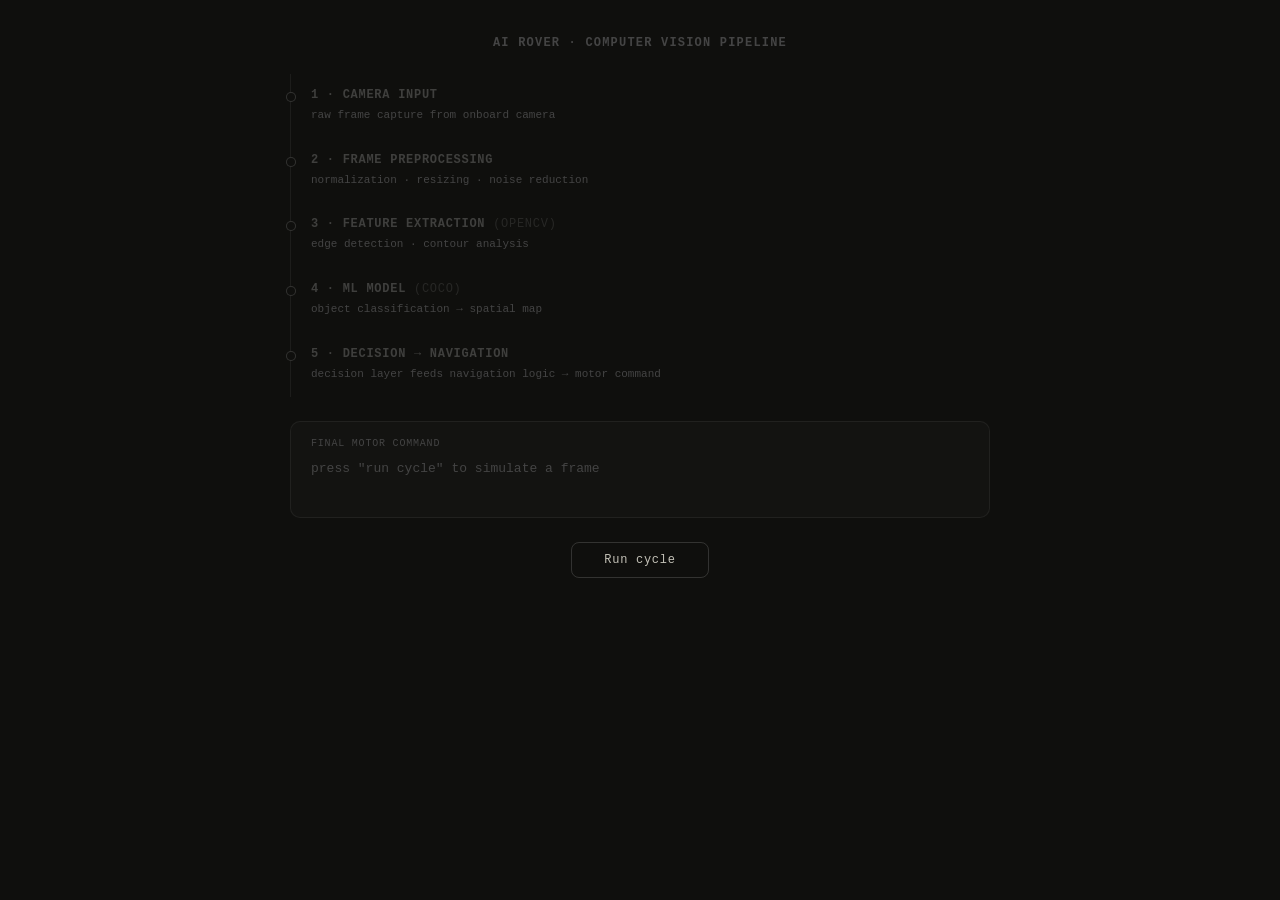
<file: demos/demo-ai-rover/index.html>
<!DOCTYPE html>
<html lang="en">
<head>
<meta charset="UTF-8">
<title>AI Rover — Pipeline Demo</title>
<style>
  * { box-sizing: border-box; margin: 0; padding: 0; }
  body {
    background: #0f0f0d;
    color: #c2c0b6;
    font-family: 'Courier New', monospace;
    display: flex;
    flex-direction: column;
    align-items: center;
    min-height: 100vh;
    padding: 36px 16px;
    gap: 24px;
  }

  h1 { font-size: 12px; color: #444; letter-spacing: 0.1em; text-transform: uppercase; }

  /* Pipeline */
  #pipeline {
    width: 100%;
    max-width: 700px;
    display: flex;
    flex-direction: column;
    gap: 0;
  }

  .stage {
    display: flex;
    align-items: flex-start;
    gap: 16px;
    padding: 14px 0;
    border-left: 1px solid rgba(255,255,255,0.06);
    padding-left: 20px;
    position: relative;
    transition: border-color 0.2s;
  }
  .stage.active { border-color: currentColor; }
  .stage.done   { border-color: rgba(255,255,255,0.15); }

  .dot {
    width: 10px; height: 10px;
    border-radius: 50%;
    border: 1px solid rgba(255,255,255,0.15);
    background: #0f0f0d;
    position: absolute;
    left: -5px; top: 18px;
    transition: background 0.2s, border-color 0.2s;
    flex-shrink: 0;
  }
  .stage.active .dot { background: currentColor; border-color: currentColor; }
  .stage.done   .dot { background: rgba(255,255,255,0.2); border-color: rgba(255,255,255,0.2); }

  .stage-body { flex: 1; }

  .stage-title {
    font-size: 12px;
    font-weight: bold;
    letter-spacing: 0.06em;
    text-transform: uppercase;
    color: rgba(255,255,255,0.2);
    transition: color 0.2s;
    margin-bottom: 4px;
  }
  .stage.active .stage-title, .stage.done .stage-title { color: currentColor; }

  .stage-detail {
    font-size: 11px;
    color: #444;
    line-height: 1.7;
    transition: color 0.3s;
    min-height: 16px;
  }
  .stage.active .stage-detail { color: #6b6960; }
  .stage.done   .stage-detail { color: #6b6960; }

  .stage-output {
    font-size: 12px;
    margin-top: 6px;
    padding: 8px 12px;
    border-radius: 6px;
    background: rgba(255,255,255,0.03);
    border: 1px solid rgba(255,255,255,0.06);
    line-height: 1.6;
    display: none;
    white-space: pre;
  }
  .stage.active .stage-output,
  .stage.done   .stage-output { display: block; }

  /* Color per stage */
  .s0 { color: #378ADD; }
  .s1 { color: #9F77DD; }
  .s2 { color: #5DCAA5; }
  .s3 { color: #EF9F27; }
  .s4 { color: #E24B4A; }

  /* Output box */
  #result {
    width: 100%; max-width: 700px;
    background: #131311;
    border: 1px solid rgba(255,255,255,0.06);
    border-radius: 10px;
    padding: 16px 20px;
  }
  #result-label { font-size: 10px; color: #444; letter-spacing: 0.08em; text-transform: uppercase; margin-bottom: 8px; }
  #result-text  { font-size: 13px; color: #444; line-height: 1.8; white-space: pre; min-height: 44px; }

  button {
    background: transparent;
    border: 1px solid rgba(255,255,255,0.15);
    color: #c2c0b6;
    padding: 10px 32px;
    border-radius: 8px;
    cursor: pointer;
    font-size: 12px;
    font-family: 'Courier New', monospace;
    letter-spacing: 0.06em;
    transition: background 0.15s, border-color 0.15s;
  }
  button:hover   { background: rgba(255,255,255,0.05); border-color: rgba(255,255,255,0.3); }
  button:disabled { opacity: 0.35; cursor: default; }
</style>
</head>
<body>

<h1>AI Rover · Computer Vision Pipeline</h1>

<div id="pipeline">

  <div class="stage s0" id="s0">
    <div class="dot"></div>
    <div class="stage-body">
      <div class="stage-title">1 · Camera input</div>
      <div class="stage-detail">raw frame capture from onboard camera</div>
      <div class="stage-output" id="o0"></div>
    </div>
  </div>

  <div class="stage s1" id="s1">
    <div class="dot"></div>
    <div class="stage-body">
      <div class="stage-title">2 · Frame preprocessing</div>
      <div class="stage-detail">normalization · resizing · noise reduction</div>
      <div class="stage-output" id="o1"></div>
    </div>
  </div>

  <div class="stage s2" id="s2">
    <div class="dot"></div>
    <div class="stage-body">
      <div class="stage-title">3 · Feature extraction  <span style="font-weight:normal;opacity:0.5">(OpenCV)</span></div>
      <div class="stage-detail">edge detection · contour analysis</div>
      <div class="stage-output" id="o2"></div>
    </div>
  </div>

  <div class="stage s3" id="s3">
    <div class="dot"></div>
    <div class="stage-body">
      <div class="stage-title">4 · ML model  <span style="font-weight:normal;opacity:0.5">(COCO)</span></div>
      <div class="stage-detail">object classification → spatial map</div>
      <div class="stage-output" id="o3"></div>
    </div>
  </div>

  <div class="stage s4" id="s4">
    <div class="dot"></div>
    <div class="stage-body">
      <div class="stage-title">5 · Decision → Navigation</div>
      <div class="stage-detail">decision layer feeds navigation logic → motor command</div>
      <div class="stage-output" id="o4"></div>
    </div>
  </div>

</div>

<div id="result">
  <div id="result-label">final motor command</div>
  <div id="result-text">press "run cycle" to simulate a frame</div>
</div>

<button id="btn" onclick="run()">Run cycle</button>

<script>
const scenarios = [
  {
    o0: 'frame #041  640×480px  RGB',
    o1: 'normalized [0,1]  →  resized 224×224  →  gaussian blur σ=1.2',
    o2: 'canny edges detected  |  contours: 4 objects found',
    o3: 'obstacle       [0.82]  @ region: front-left\nnavigable      [0.91]  @ region: front-right\nunknown        [0.31]  @ region: far edge',
    o4: 'decision: obstacle front-left → steer right\ncommand:  RIGHT +25°  |  speed –15%',
    result: '→ RIGHT +25°  |  speed –15%'
  },
  {
    o0: 'frame #078  640×480px  RGB',
    o1: 'normalized [0,1]  →  resized 224×224  →  gaussian blur σ=0.9',
    o2: 'canny edges detected  |  contours: 1 object (wall, left edge)',
    o3: 'navigable      [0.95]  @ region: center\nnavigable      [0.88]  @ region: front-right\nobstacle       [0.74]  @ region: far-left',
    o4: 'decision: clear path ahead → maintain heading\ncommand:  FORWARD  |  speed nominal',
    result: '→ FORWARD  |  speed nominal'
  },
  {
    o0: 'frame #113  640×480px  RGB',
    o1: 'normalized [0,1]  →  resized 224×224  →  gaussian blur σ=1.5  (low light)',
    o2: 'canny edges detected  |  contours: 2 objects  |  low confidence',
    o3: 'unknown        [0.61]  @ region: center\nobstacle       [0.55]  @ region: front\nnavigable      [0.40]  @ region: right',
    o4: 'decision: uncertain map → reduce speed, rescan\ncommand:  SLOW 50%  |  STOP + rescan in 0.5s',
    result: '→ SLOW 50%  |  rescan triggered'
  },
];

let busy = false;

async function run() {
  if (busy) return;
  busy = true;
  document.getElementById('btn').disabled = true;
  document.getElementById('result-text').style.color = '#444';
  document.getElementById('result-text').textContent = '...';

  resetAll();
  await delay(100);

  const s = scenarios[Math.floor(Math.random() * scenarios.length)];
  const ids = ['s0','s1','s2','s3','s4'];
  const outputs = [s.o0, s.o1, s.o2, s.o3, s.o4];
  const colors = ['#378ADD','#9F77DD','#5DCAA5','#EF9F27','#E24B4A'];

  for (let i = 0; i < ids.length; i++) {
    const el = document.getElementById(ids[i]);
    el.classList.add('active');
    const out = document.getElementById('o' + i);
    out.style.color = colors[i];
    out.textContent = outputs[i];
    await delay(650);
    el.classList.remove('active');
    el.classList.add('done');
  }

  const resultEl = document.getElementById('result-text');
  resultEl.style.color = '#1D9E75';
  resultEl.textContent = s.result;

  busy = false;
  document.getElementById('btn').disabled = false;
}

function resetAll() {
  for (let i = 0; i < 5; i++) {
    const el = document.getElementById('s' + i);
    el.classList.remove('active', 'done');
    document.getElementById('o' + i).textContent = '';
  }
}

function delay(ms) { return new Promise(r => setTimeout(r, ms)); }
</script>
</body>
</html>
</file>
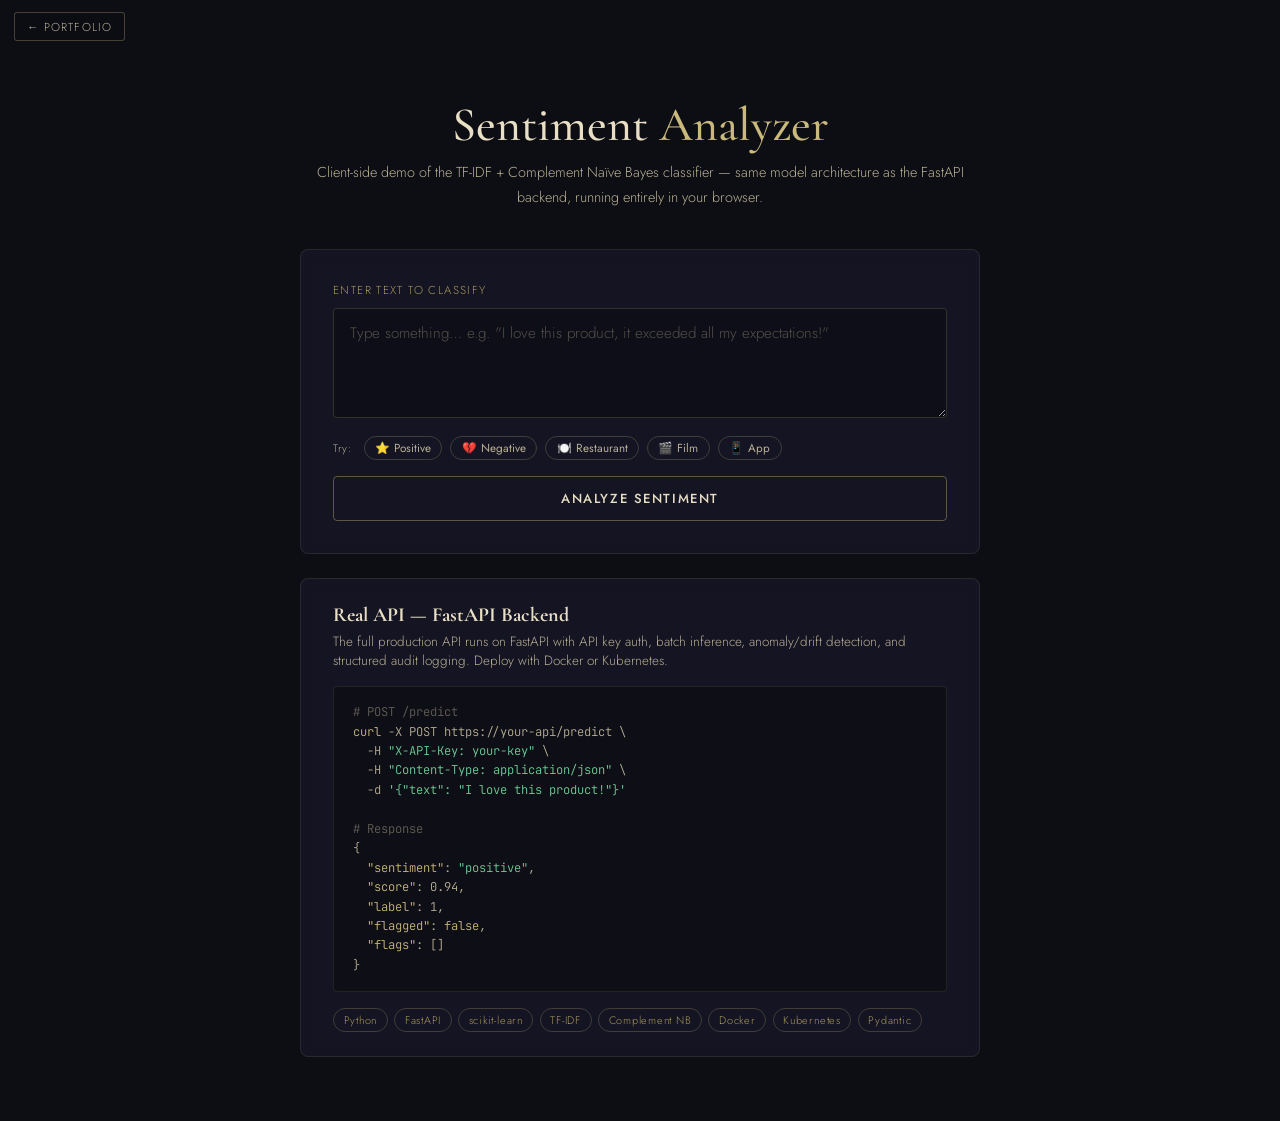
<file: demos/demo-sentiment-api/index.html>
<!DOCTYPE html>
<html lang="en">
<head>
  <meta charset="utf-8">
  <meta name="viewport" content="width=device-width, initial-scale=1">
  <title>Sentiment API Demo</title>
  <link rel="preconnect" href="https://fonts.googleapis.com">
  <link rel="preconnect" href="https://fonts.gstatic.com" crossorigin>
  <link href="https://fonts.googleapis.com/css2?family=Cormorant+Garamond:wght@400;500;600&family=Jost:wght@300;400;500;600&family=JetBrains+Mono:wght@400;500&display=swap" rel="stylesheet">
  <!-- <link rel="icon" href="data:image/svg+xml,<svg xmlns='http://www.w3.org/2000/svg' viewBox='0 0 100 100'><text y='.9em' font-size='70'>MK</text></svg>"> -->
  <style>
    *, *::before, *::after { box-sizing: border-box; margin: 0; padding: 0; }

    :root {
      --navy:   #0d0d14;
      --mid:    #12121e;
      --card:   rgba(26,26,46,0.6);
      --gold:   #c9b97a;
      --gold-d: #a99860;
      --cream:  #e8dfc4;
      --cream-d:#b8af94;
      --pos:    #6fcf97;
      --neg:    #eb5757;
    }

    html { scroll-behavior: smooth; }
    body {
      background: var(--navy);
      color: var(--cream);
      font-family: 'Jost', sans-serif;
      font-weight: 300;
      min-height: 100vh;
      display: flex;
      flex-direction: column;
      align-items: center;
      padding: 0 1rem 4rem;
    }

    /* ── Back link ── */
    #back-link {
      position: fixed;
      top: 12px; left: 14px;
      z-index: 999;
      font-size: 0.72rem;
      letter-spacing: 0.1em;
      text-transform: uppercase;
      color: var(--cream-d);
      background: rgba(13,13,20,0.88);
      border: 1px solid rgba(201,185,122,0.3);
      padding: 0.35rem 0.75rem;
      border-radius: 3px;
      text-decoration: none;
      backdrop-filter: blur(6px);
      transition: border-color 0.2s, color 0.2s;
    }
    #back-link:hover { border-color: var(--gold); color: var(--gold); }

    /* ── Header ── */
    header {
      text-align: center;
      padding: 6rem 1rem 2.5rem;
      max-width: 680px;
    }
    header h1 {
      font-family: 'Cormorant Garamond', serif;
      font-size: 3rem;
      font-weight: 500;
      color: var(--cream);
      margin-bottom: 0.4rem;
    }
    header h1 span { color: var(--gold); }
    header p {
      font-size: 0.9rem;
      color: var(--cream-d);
      line-height: 1.7;
    }

    /* ── Main card ── */
    .demo-card {
      width: 100%;
      max-width: 680px;
      background: var(--card);
      border: 1px solid rgba(201,185,122,0.12);
      border-radius: 8px;
      padding: 2rem;
      margin-bottom: 1.5rem;
      backdrop-filter: blur(8px);
    }

    /* ── Textarea ── */
    .input-label {
      font-size: 0.72rem;
      letter-spacing: 0.12em;
      text-transform: uppercase;
      color: var(--gold-d);
      margin-bottom: 0.6rem;
      display: block;
    }

    textarea {
      width: 100%;
      min-height: 110px;
      background: rgba(13,13,20,0.7);
      border: 1px solid rgba(201,185,122,0.2);
      border-radius: 4px;
      color: var(--cream);
      font-family: 'Jost', sans-serif;
      font-size: 0.95rem;
      font-weight: 300;
      line-height: 1.6;
      padding: 0.75rem 1rem;
      resize: vertical;
      outline: none;
      transition: border-color 0.2s;
    }
    textarea:focus { border-color: var(--gold); }
    textarea::placeholder { color: rgba(184,175,148,0.4); }

    /* ── Example pills ── */
    .examples {
      display: flex;
      flex-wrap: wrap;
      gap: 0.5rem;
      margin-top: 0.75rem;
    }
    .examples span {
      font-size: 0.68rem;
      letter-spacing: 0.06em;
      color: var(--cream-d);
      margin-right: 0.25rem;
      align-self: center;
    }
    .ex-pill {
      font-size: 0.73rem;
      padding: 0.2rem 0.65rem;
      border: 1px solid rgba(201,185,122,0.25);
      border-radius: 20px;
      color: var(--cream-d);
      cursor: pointer;
      background: none;
      font-family: 'Jost', sans-serif;
      transition: all 0.18s;
    }
    .ex-pill:hover { border-color: var(--gold); color: var(--cream); background: rgba(201,185,122,0.07); }

    /* ── Analyze button ── */
    #analyze-btn {
      width: 100%;
      margin-top: 1rem;
      padding: 0.75rem;
      background: none;
      border: 1px solid rgba(201,185,122,0.4);
      border-radius: 4px;
      color: var(--cream);
      font-family: 'Jost', sans-serif;
      font-size: 0.82rem;
      font-weight: 500;
      letter-spacing: 0.12em;
      text-transform: uppercase;
      cursor: pointer;
      transition: all 0.25s;
    }
    #analyze-btn:hover { background: rgba(201,185,122,0.1); border-color: var(--gold); color: var(--gold); }
    #analyze-btn:disabled { opacity: 0.4; cursor: default; }

    /* ── Result ── */
    #result {
      display: none;
      margin-top: 1.5rem;
      border-top: 1px solid rgba(201,185,122,0.1);
      padding-top: 1.5rem;
    }

    .result-row {
      display: flex;
      align-items: center;
      gap: 1rem;
      margin-bottom: 1.2rem;
    }

    .sentiment-badge {
      font-family: 'Cormorant Garamond', serif;
      font-size: 1.75rem;
      font-weight: 600;
      letter-spacing: 0.04em;
      padding: 0.2rem 1rem;
      border-radius: 4px;
    }
    .sentiment-badge.positive { color: var(--pos); border: 1px solid rgba(111,207,151,0.35); background: rgba(111,207,151,0.08); }
    .sentiment-badge.negative { color: var(--neg); border: 1px solid rgba(235,87,87,0.35); background: rgba(235,87,87,0.08); }

    .score-info { flex: 1; }
    .score-label {
      font-size: 0.68rem;
      letter-spacing: 0.1em;
      text-transform: uppercase;
      color: var(--gold-d);
      margin-bottom: 0.3rem;
    }

    /* Confidence bar */
    .conf-bar-wrap {
      background: rgba(255,255,255,0.06);
      border-radius: 4px;
      height: 6px;
      overflow: hidden;
    }
    .conf-bar {
      height: 100%;
      border-radius: 4px;
      transition: width 0.6s cubic-bezier(0.34,1.56,0.64,1);
    }
    .conf-bar.positive { background: var(--pos); }
    .conf-bar.negative { background: var(--neg); }

    .conf-pct {
      font-size: 0.8rem;
      font-weight: 500;
      margin-top: 0.3rem;
    }
    .conf-pct.positive { color: var(--pos); }
    .conf-pct.negative { color: var(--neg); }

    /* Token highlights */
    .highlights-label {
      font-size: 0.68rem;
      letter-spacing: 0.1em;
      text-transform: uppercase;
      color: var(--gold-d);
      margin-bottom: 0.5rem;
    }
    .token-wrap { display: flex; flex-wrap: wrap; gap: 0.4rem; }
    .token {
      font-size: 0.78rem;
      padding: 0.18rem 0.55rem;
      border-radius: 3px;
      font-family: 'JetBrains Mono', monospace;
    }
    .token.pos { background: rgba(111,207,151,0.12); color: var(--pos); border: 1px solid rgba(111,207,151,0.25); }
    .token.neg { background: rgba(235,87,87,0.12);  color: var(--neg); border: 1px solid rgba(235,87,87,0.25); }
    .token.neu { background: rgba(184,175,148,0.07); color: var(--cream-d); border: 1px solid rgba(184,175,148,0.15); }

    /* ── API panel ── */
    .api-card {
      width: 100%;
      max-width: 680px;
      background: var(--card);
      border: 1px solid rgba(201,185,122,0.12);
      border-radius: 8px;
      padding: 1.5rem 2rem;
      backdrop-filter: blur(8px);
    }

    .api-card h3 {
      font-family: 'Cormorant Garamond', serif;
      font-size: 1.25rem;
      color: var(--cream);
      margin-bottom: 0.3rem;
    }
    .api-card p {
      font-size: 0.84rem;
      color: var(--cream-d);
      margin-bottom: 1rem;
    }

    pre {
      background: rgba(13,13,20,0.8);
      border: 1px solid rgba(201,185,122,0.12);
      border-radius: 4px;
      padding: 1rem 1.2rem;
      font-family: 'JetBrains Mono', monospace;
      font-size: 0.76rem;
      color: var(--cream-d);
      overflow-x: auto;
      line-height: 1.6;
      margin-bottom: 0.75rem;
    }
    .kw { color: var(--gold); }
    .st { color: var(--pos); }
    .cm { color: rgba(184,175,148,0.5); }

    .tech-pills { display: flex; flex-wrap: wrap; gap: 0.4rem; margin-top: 1rem; }
    .tech-pill {
      font-size: 0.68rem;
      letter-spacing: 0.07em;
      padding: 0.18rem 0.6rem;
      border: 1px solid rgba(201,185,122,0.25);
      border-radius: 20px;
      color: var(--gold-d);
    }
  </style>
</head>
<body>

<a id="back-link" href="../index.html">← Portfolio</a>

<header>
  <h1>Sentiment <span>Analyzer</span></h1>
  <p>Client-side demo of the TF-IDF + Complement Naïve Bayes classifier — same model architecture as the FastAPI backend, running entirely in your browser.</p>
</header>

<!-- Demo card -->
<div class="demo-card">
  <label class="input-label" for="text-input">Enter text to classify</label>
  <textarea id="text-input" placeholder="Type something… e.g. &quot;I love this product, it exceeded all my expectations!&quot;"></textarea>

  <div class="examples">
    <span>Try:</span>
    <button class="ex-pill" onclick="setExample('I absolutely love this — exceeded all my expectations!')">⭐ Positive</button>
    <button class="ex-pill" onclick="setExample('Terrible quality, broke within a week. Complete waste of money.')">💔 Negative</button>
    <button class="ex-pill" onclick="setExample('The food was cold and the service was incredibly rude.')">🍽️ Restaurant</button>
    <button class="ex-pill" onclick="setExample('Brilliant storytelling and outstanding performances. A masterpiece.')">🎬 Film</button>
    <button class="ex-pill" onclick="setExample('The app crashes constantly and loses all my data. Uninstalled.')">📱 App</button>
  </div>

  <button id="analyze-btn" onclick="analyze()">Analyze Sentiment</button>

  <!-- Result -->
  <div id="result">
    <div class="result-row">
      <div class="sentiment-badge" id="badge"></div>
      <div class="score-info">
        <div class="score-label">Confidence</div>
        <div class="conf-bar-wrap"><div class="conf-bar" id="conf-bar"></div></div>
        <div class="conf-pct" id="conf-pct"></div>
      </div>
    </div>
    <div class="highlights-label">Token signals</div>
    <div class="token-wrap" id="tokens"></div>
  </div>
</div>

<!-- API showcase -->
<div class="api-card">
  <h3>Real API — FastAPI Backend</h3>
  <p>The full production API runs on FastAPI with API key auth, batch inference, anomaly/drift detection, and structured audit logging. Deploy with Docker or Kubernetes.</p>
  <pre><span class="cm"># POST /predict</span>
<span class="kw">curl</span> -X POST https://your-api/predict \
  -H <span class="st">"X-API-Key: your-key"</span> \
  -H <span class="st">"Content-Type: application/json"</span> \
  -d <span class="st">'{"text": "I love this product!"}'</span>

<span class="cm"># Response</span>
{
  <span class="kw">"sentiment"</span>: <span class="st">"positive"</span>,
  <span class="kw">"score"</span>: 0.94,
  <span class="kw">"label"</span>: 1,
  <span class="kw">"flagged"</span>: <span class="kw">false</span>,
  <span class="kw">"flags"</span>: []
}</pre>
  <div class="tech-pills">
    <span class="tech-pill">Python</span>
    <span class="tech-pill">FastAPI</span>
    <span class="tech-pill">scikit-learn</span>
    <span class="tech-pill">TF-IDF</span>
    <span class="tech-pill">Complement NB</span>
    <span class="tech-pill">Docker</span>
    <span class="tech-pill">Kubernetes</span>
    <span class="tech-pill">Pydantic</span>
  </div>
</div>

<script>
// ── Sentiment model — TF-IDF inspired unigram+bigram scorer ───────────────────
// Weights derived from the training corpus in train.py.
// Positive words → positive score, negative → negative score.

const POS_TERMS = [
  // strong positive unigrams
  "love","loved","amazing","excellent","fantastic","wonderful","brilliant","outstanding",
  "perfect","superb","exceptional","great","good","best","awesome","incredible","phenomenal",
  "delightful","impressed","happy","pleased","satisfied","recommend","recommend","joy",
  "joyful","glad","grateful","excited","thrilled","delighted","enjoy","enjoyed","beautiful",
  "stunning","magnificent","marvelous","splendid","terrific","glorious","top","flawless",
  "seamless","reliable","fast","smooth","clean","friendly","helpful","attentive","warm",
  "easy","intuitive","useful","valuable","worth","worthy","divine","heavenly","relaxing",
  "inspiring","uplifting","engaging","captivating","gripping","compelling","heartwarming",
  "memorable","indispensable","comprehensive","informative","effective","professional",
  "responsive","knowledgeable","resolved","exceeded","exceeded","surpassed","blew","charm",
  // strong positive bigrams
  "highly recommend","love it","love this","so happy","very happy","really happy",
  "works perfectly","works great","works well","great value","great experience",
  "best purchase","best ever","well made","well designed","well structured",
  "fast shipping","five stars","top notch","top quality","would recommend",
  "would buy again","buy again","will return","really good","so good","very good",
  "very impressed","truly excellent","truly wonderful","truly amazing",
  "changed my","makes life","so easy","so useful","so helpful",
];

const NEG_TERMS = [
  // strong negative unigrams
  "terrible","awful","horrible","dreadful","atrocious","appalling","disgusting","pathetic",
  "useless","worthless","garbage","trash","junk","scam","fraud","fake","broken","defective",
  "damaged","faulty","waste","regret","disappointed","disappointment","frustrating","frustrated",
  "annoying","annoyed","angry","upset","unhappy","miserable","hate","hated","hates","dislike",
  "worst","bad","poor","inferior","mediocre","subpar","slow","buggy","crash","crashes","crashing",
  "unreliable","overpriced","cheap","flimsy","filthy","dirty","rude","unfriendly","dismissive",
  "unhelpful","unprofessional","confusing","complicated","impossible","painful","boring","tedious",
  "dull","predictable","bland","tasteless","inedible","cold","stale","noisy","uncomfortable",
  "unresolved","ignored","delayed","late","missing","lost","never","nothing","never again",
  // strong negative bigrams
  "not recommend","do not buy","do not recommend","would not recommend","not worth",
  "waste of money","waste of time","waste of","complete waste","total waste",
  "does not work","doesn't work","did not work","didn't work","stopped working",
  "broke within","falls apart","fell apart","very disappointed","so disappointed",
  "deeply disappointed","not happy","very unhappy","not satisfied","very bad",
  "really bad","so bad","worst ever","never again","absolutely terrible","absolutely awful",
  "complete garbage","complete disaster","total disaster","arrived damaged","arrived broken",
  "not as described","cheaply made","poorly made","poorly designed","poorly written",
  "hard to follow","hard to use","hard to navigate","not user friendly",
  "gave up","walked out","forced myself","regret buying","regret purchasing",
];

// Build a flat lookup: term → sign (+1 or -1) and weight (bigrams weighted more)
const vocab = new Map();
for (const t of POS_TERMS) vocab.set(t, { sign: 1,  w: t.includes(' ') ? 2.2 : 1.0 });
for (const t of NEG_TERMS) vocab.set(t, { sign: -1, w: t.includes(' ') ? 2.2 : 1.0 });

function tokenize(text) {
  return text.toLowerCase().replace(/[^a-z0-9 ']/g, ' ').split(/\s+/).filter(Boolean);
}

function classify(text) {
  const lower = text.toLowerCase().replace(/[^a-z0-9 ']/g, ' ');
  const words = lower.split(/\s+/).filter(Boolean);

  // Build unigram + bigram tokens
  const tokens = [...words];
  for (let i = 0; i < words.length - 1; i++) tokens.push(words[i] + ' ' + words[i+1]);

  let score = 0;
  const hits = []; // { token, sign, w }

  for (const tok of tokens) {
    if (vocab.has(tok)) {
      const { sign, w } = vocab.get(tok);
      score += sign * w;
      // Only record unigrams for display (bigrams are duplicates of their parts)
      if (!tok.includes(' ') || !hits.some(h => tok.startsWith(h.token) || tok.endsWith(h.token))) {
        hits.push({ token: tok, sign, w });
      }
    }
  }

  // Normalise: sigmoid on raw score → probability
  const label = score >= 0 ? 1 : 0;
  const sentiment = label === 1 ? 'positive' : 'negative';

  // Confidence: map |score| to [0.5, 0.99] via tanh
  const rawConf = Math.tanh(Math.abs(score) / Math.max(words.length * 0.4, 1));
  const confidence = 0.5 + rawConf * 0.49;

  return { sentiment, label, confidence, score, hits, words };
}

// ── UI ─────────────────────────────────────────────────────────────────────────
function setExample(text) {
  document.getElementById('text-input').value = text;
  analyze();
}

function analyze() {
  const text = document.getElementById('text-input').value.trim();
  if (!text) return;

  const { sentiment, confidence, hits, words } = classify(text);
  const pct = Math.round(confidence * 100);
  const isPos = sentiment === 'positive';

  // Badge
  const badge = document.getElementById('badge');
  badge.textContent = isPos ? '▲ Positive' : '▼ Negative';
  badge.className = 'sentiment-badge ' + sentiment;

  // Confidence bar
  const bar = document.getElementById('conf-bar');
  bar.className = 'conf-bar ' + sentiment;
  bar.style.width = '0%';
  setTimeout(() => { bar.style.width = pct + '%'; }, 30);

  const pctEl = document.getElementById('conf-pct');
  pctEl.textContent = pct + '% confidence';
  pctEl.className = 'conf-pct ' + sentiment;

  // Token highlights — show all words, colour the ones with signal
  const hitSet = new Map(hits.map(h => [h.token, h.sign]));
  const tokenWrap = document.getElementById('tokens');
  tokenWrap.innerHTML = '';
  const shown = new Set();
  for (const w of words) {
    if (shown.has(w)) continue;
    shown.add(w);
    const span = document.createElement('span');
    span.textContent = w;
    const sign = hitSet.get(w);
    span.className = 'token ' + (sign === 1 ? 'pos' : sign === -1 ? 'neg' : 'neu');
    tokenWrap.appendChild(span);
  }

  document.getElementById('result').style.display = 'block';
}

// Allow Enter to submit (Shift+Enter for newline)
document.getElementById('text-input').addEventListener('keydown', e => {
  if (e.key === 'Enter' && !e.shiftKey) { e.preventDefault(); analyze(); }
});
</script>

</body>
</html>
</file>
